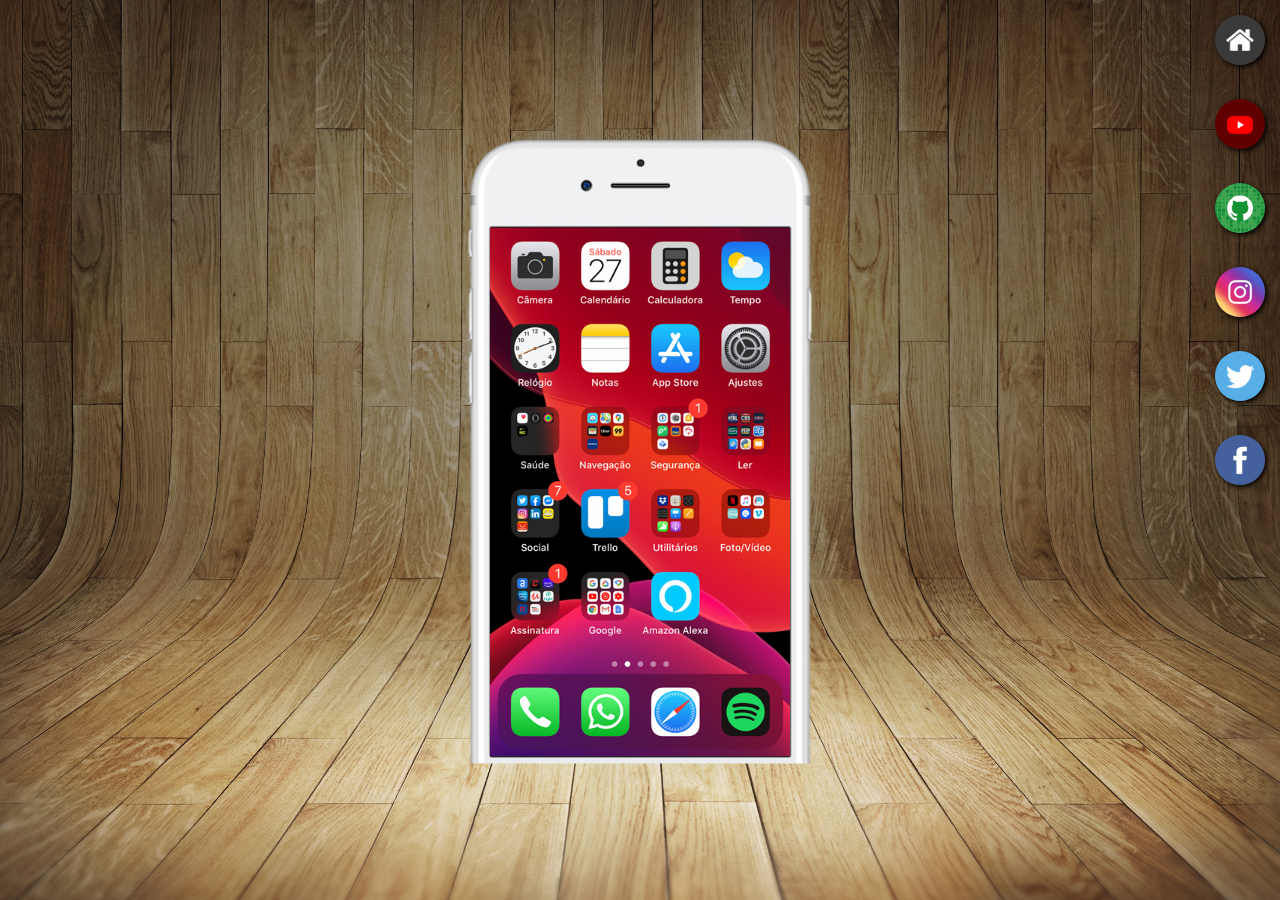
<file: index.html>
<!DOCTYPE html>
<html lang="pt-br">
<head>
    <meta charset="UTF-8">
    <meta name="viewport" content="width=device-width, initial-scale=1.0">
    <title>Projeto Redes Sociais</title>
    <link rel="shortcut icon" href="favicon.ico" type="image/x-icon">
    <link rel="stylesheet" href="estilos/style.css">
</head>
<body>
    <main>
        <section id="celular">
            <iframe src="home.html" frameborder="0" name="tela" id="tela">

            </iframe>
        </section>
        <section id="redes-sociais">
            <a href="home.html" target="tela"><img src="imagens/logo-home.jpg" alt="logo home"></a> <br>
            <a href="youtube.html" target="tela"><img src="imagens/logo-youtube.jpg" alt="YouTube"></a> <br>
            <a href="github.html" target="tela"><img src="imagens/logo-github.jpg" alt="GitHub"></a> <br>
            <a href="instagram.html" target="tela"><img src="imagens/logo-instagram.jpg" alt="Instagram"></a> <br>
            <a href="twitter.html" target="tela"><img src="imagens/logo-twitter.jpg" alt="Twitter"></a> <br>
            <a href="facebook.html" target="tela"><img src="imagens/logo-facebook.jpg" alt="Facebook"></a>
        </section>
    </main>
</body>
</html>
</file>
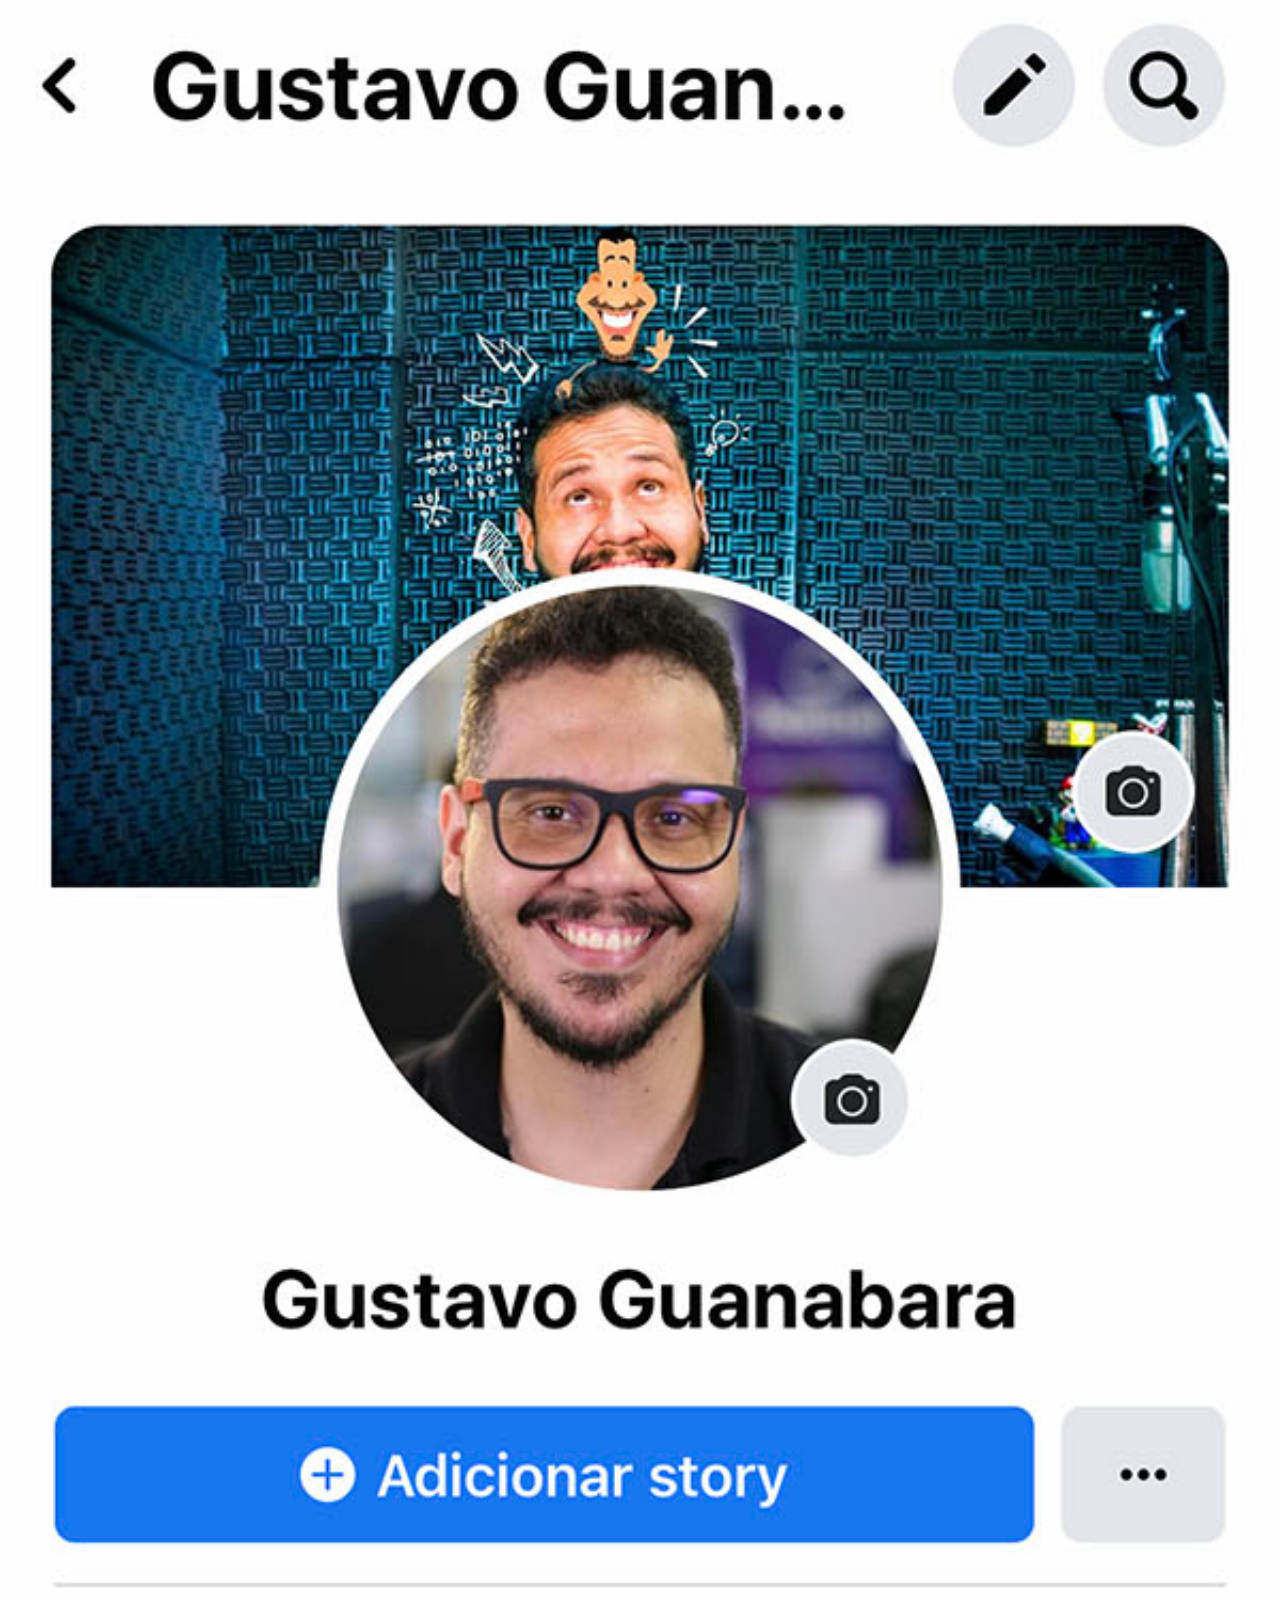
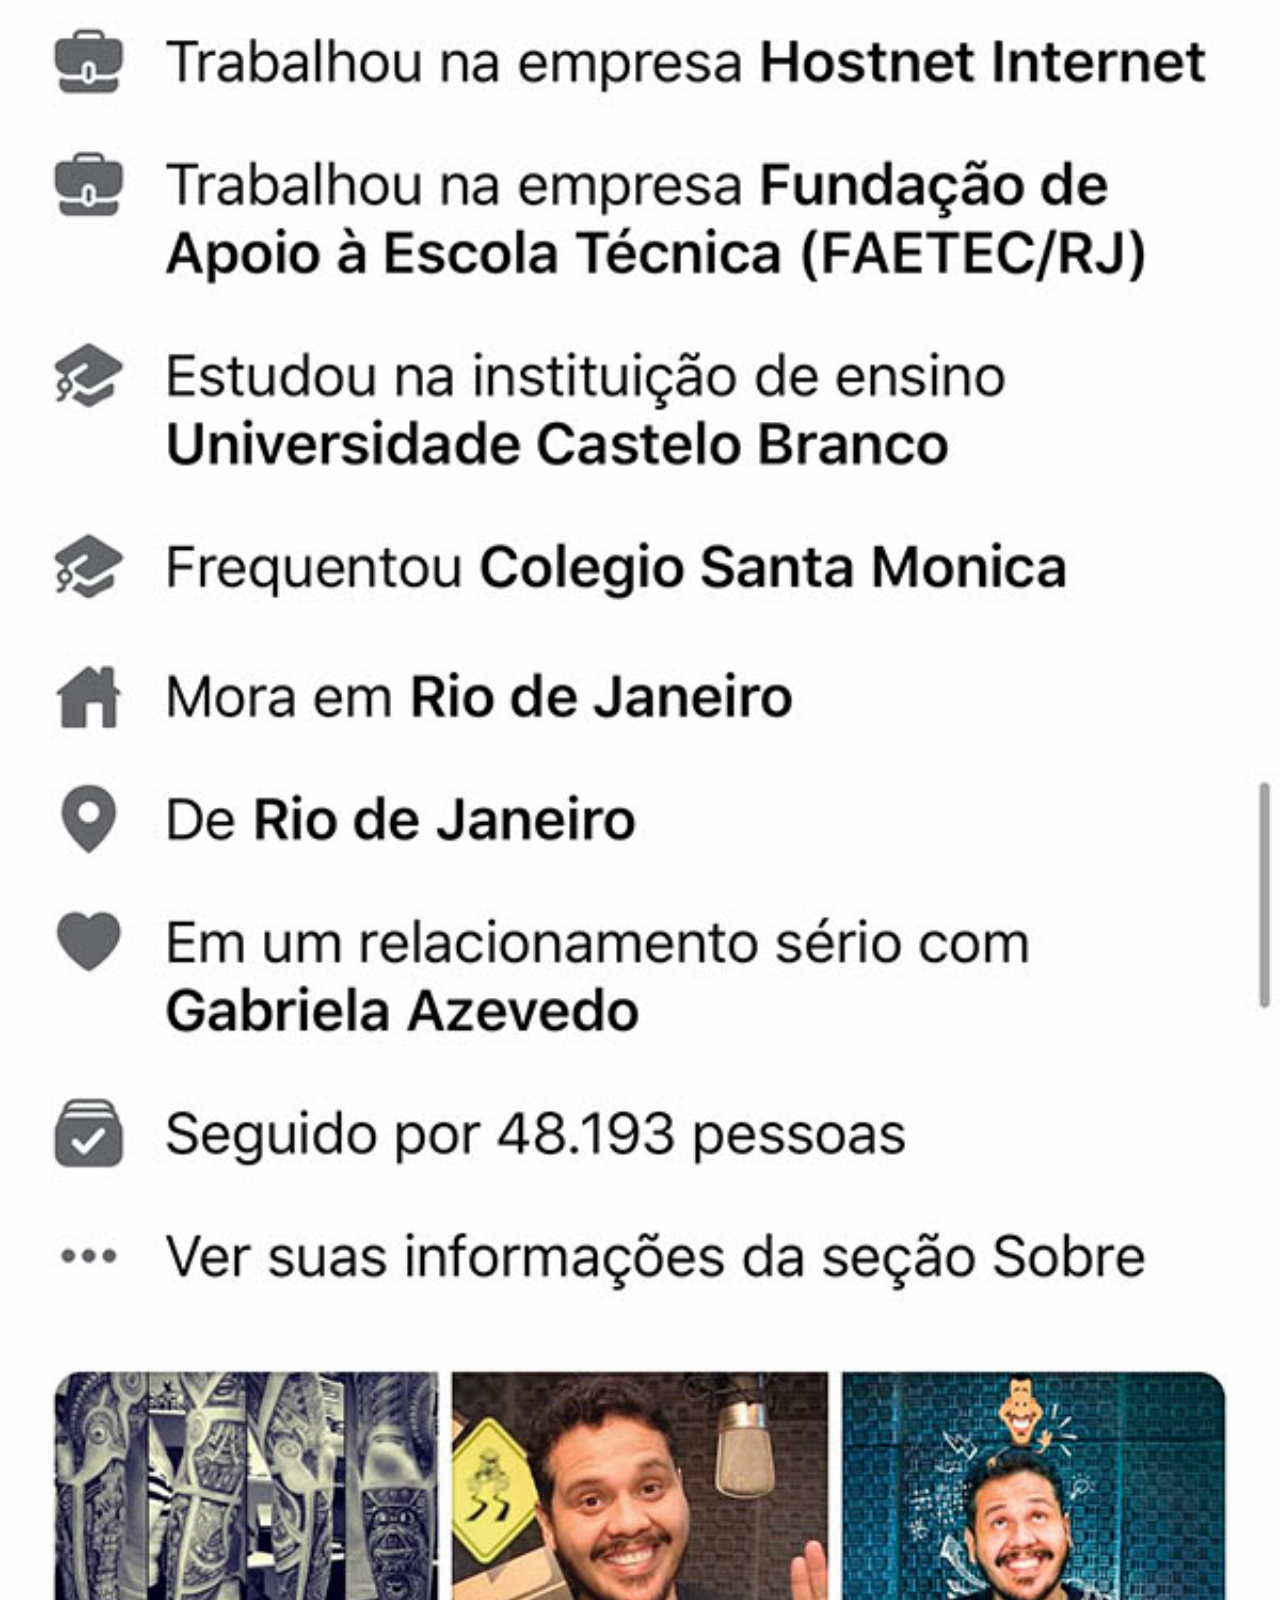
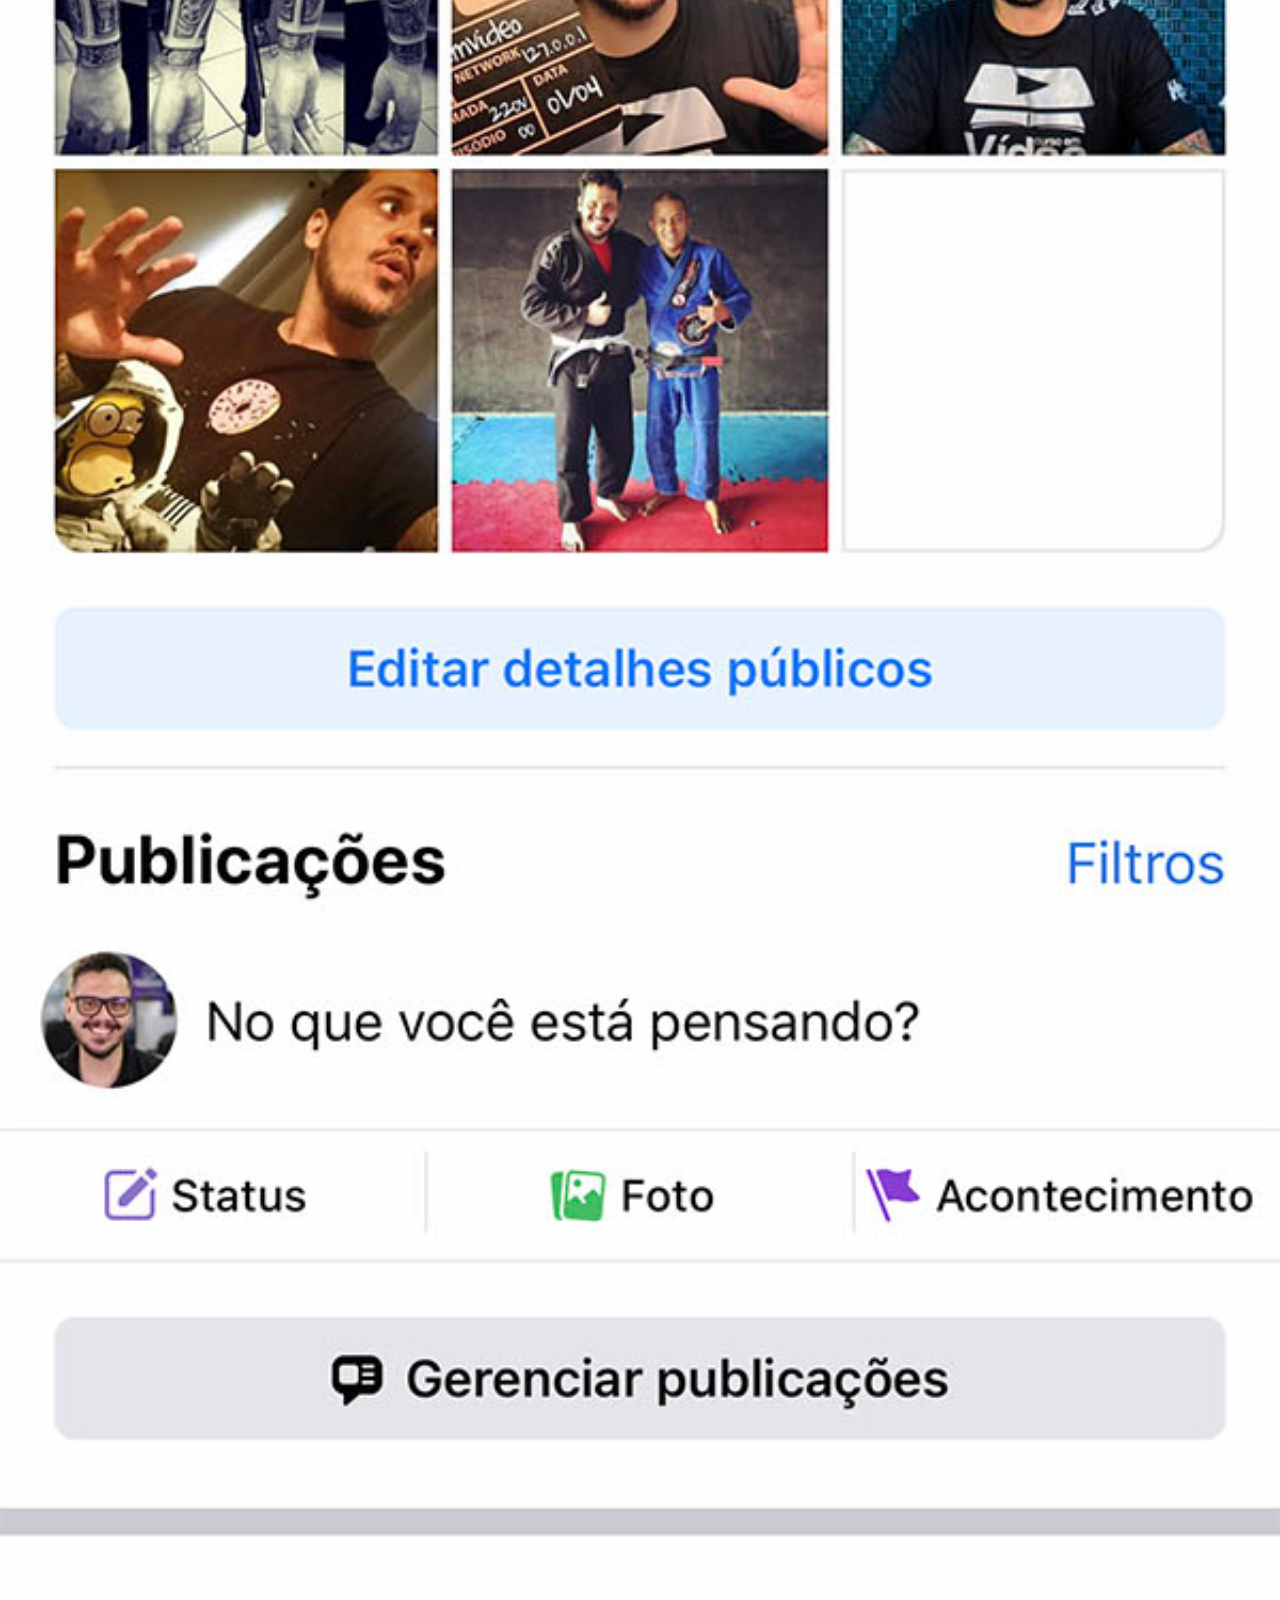
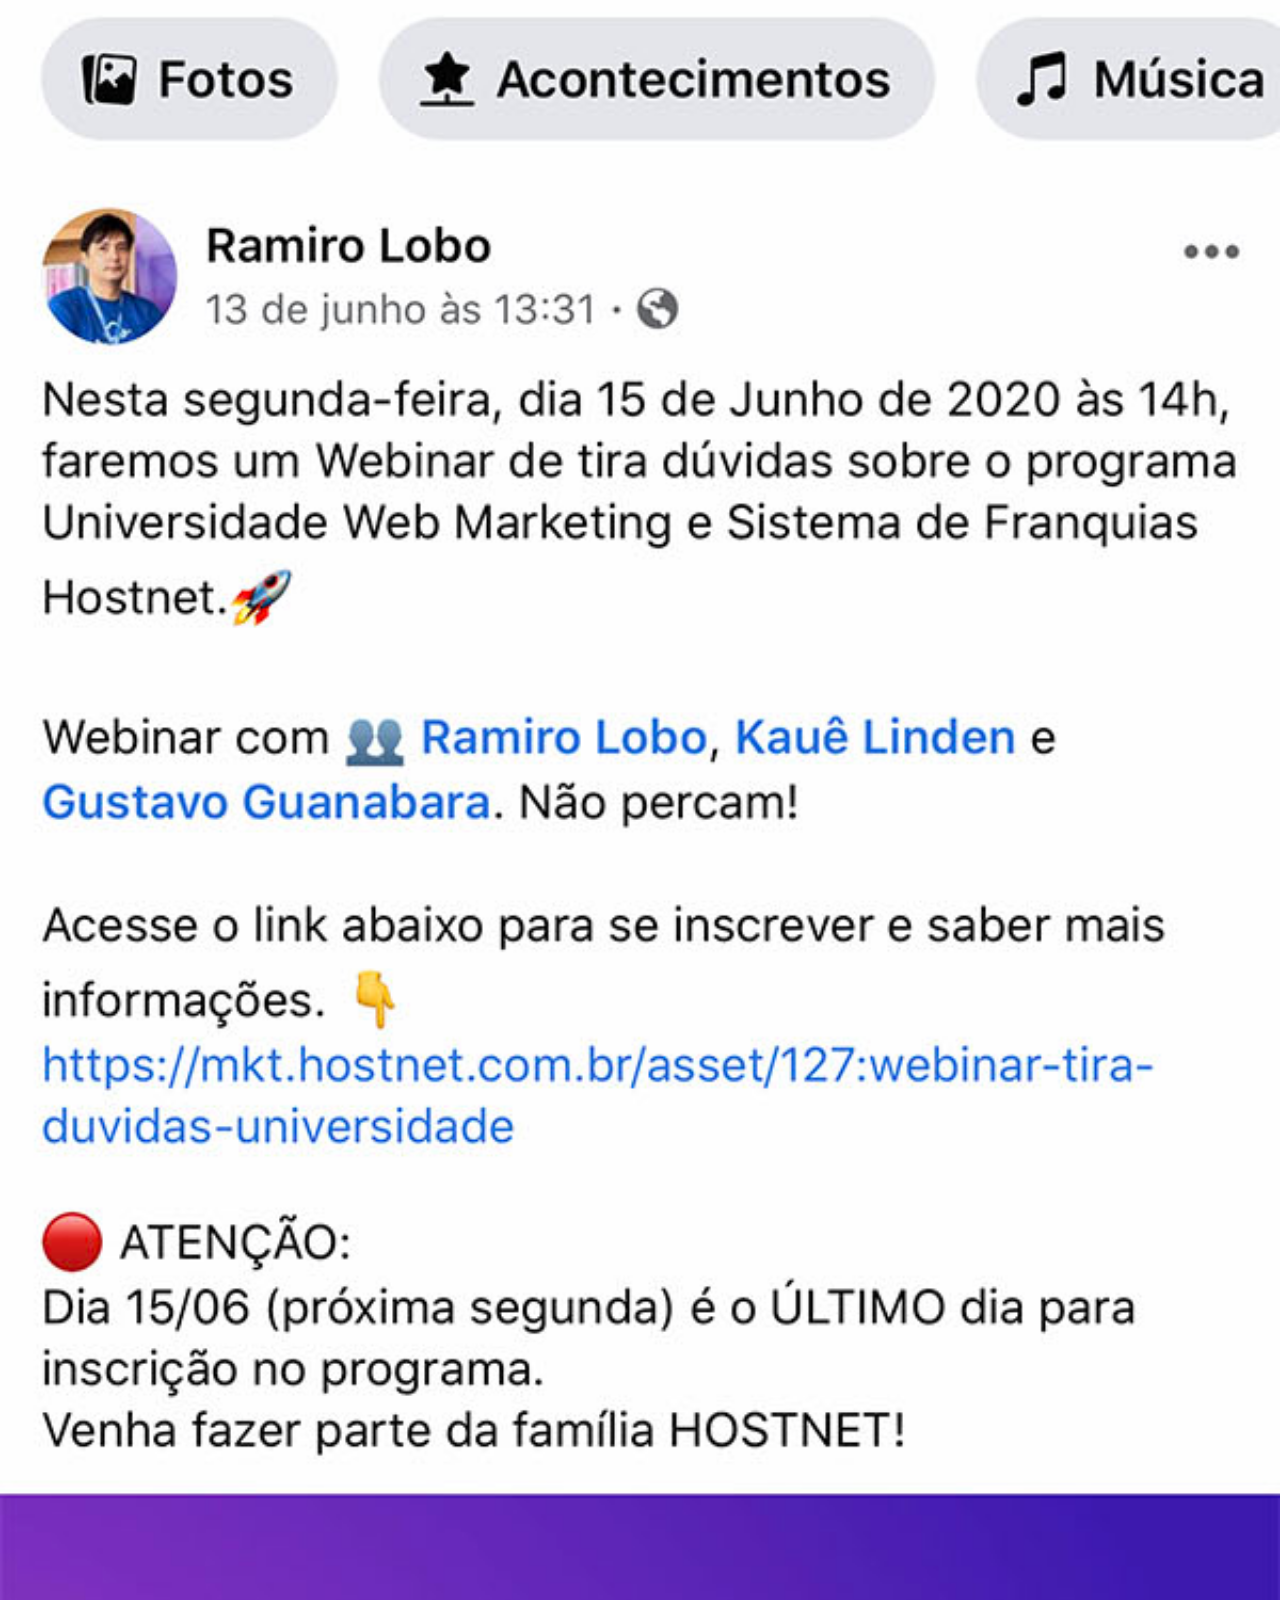
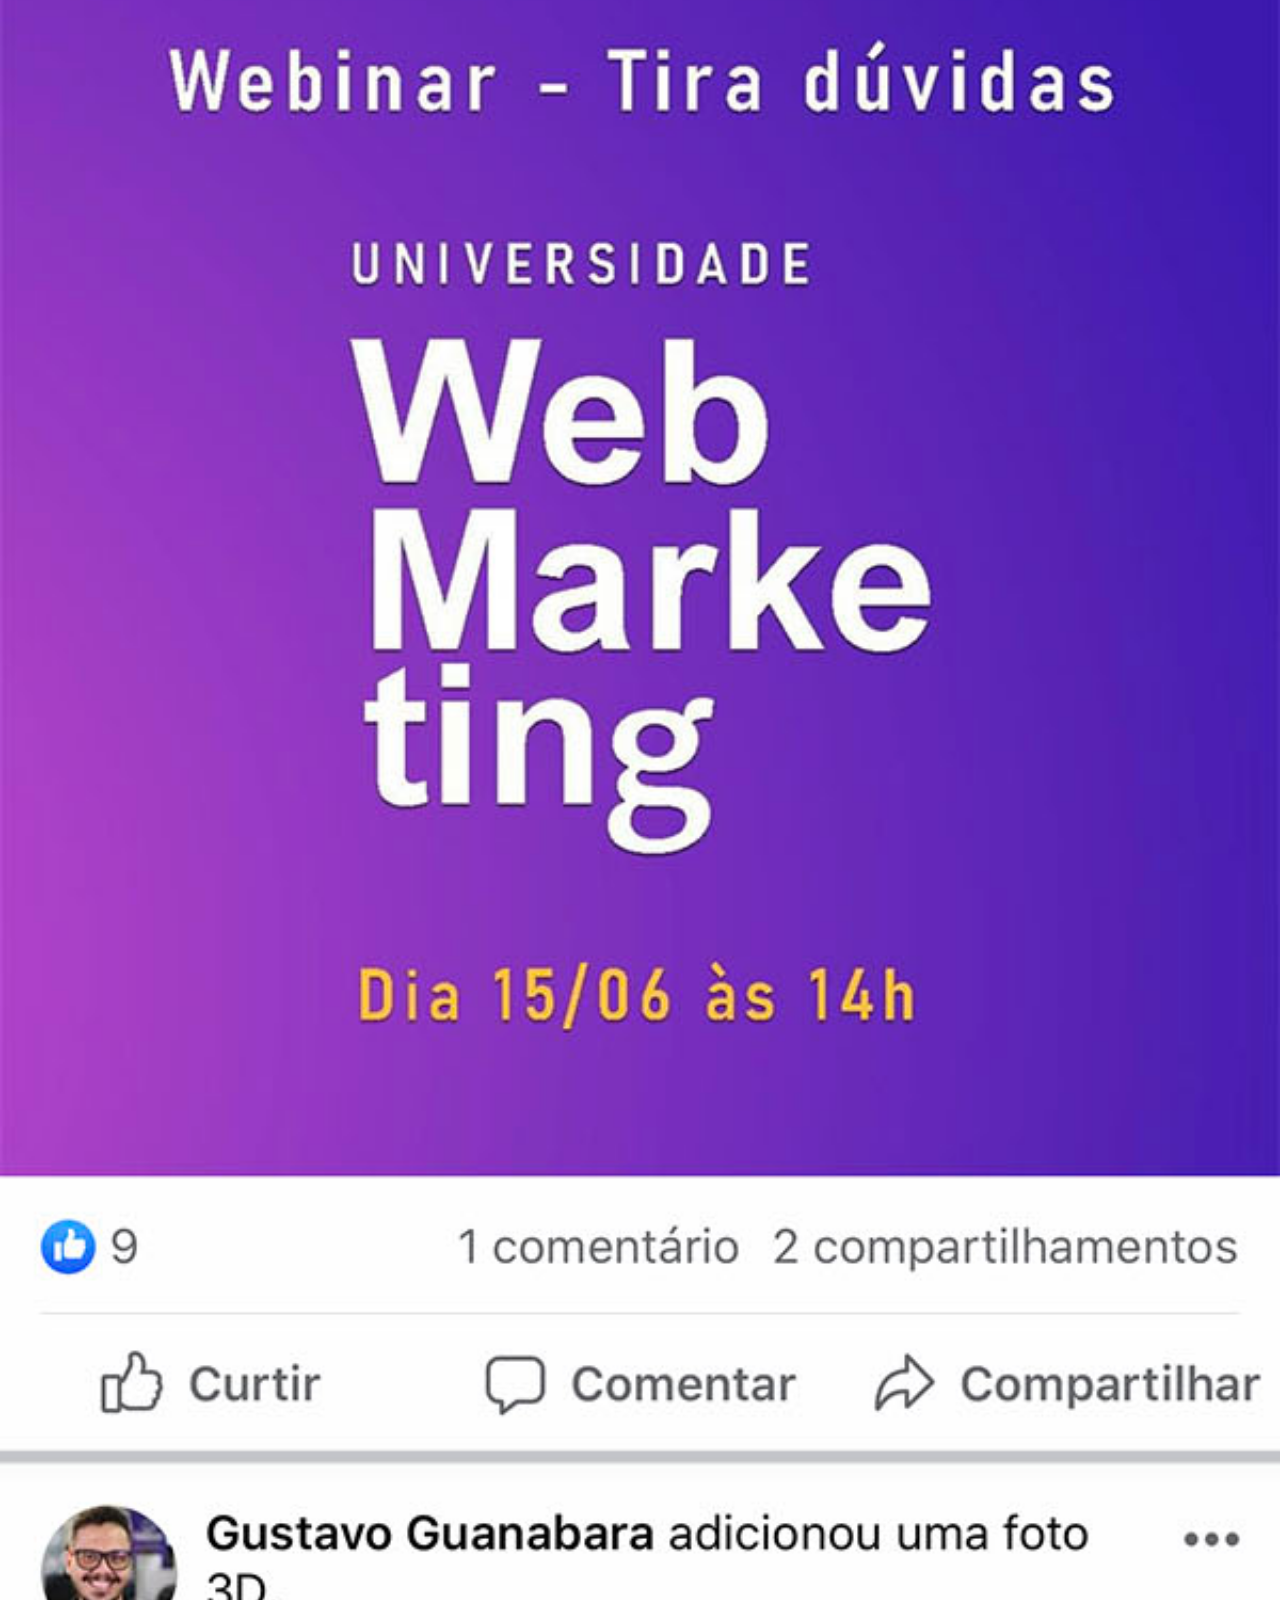
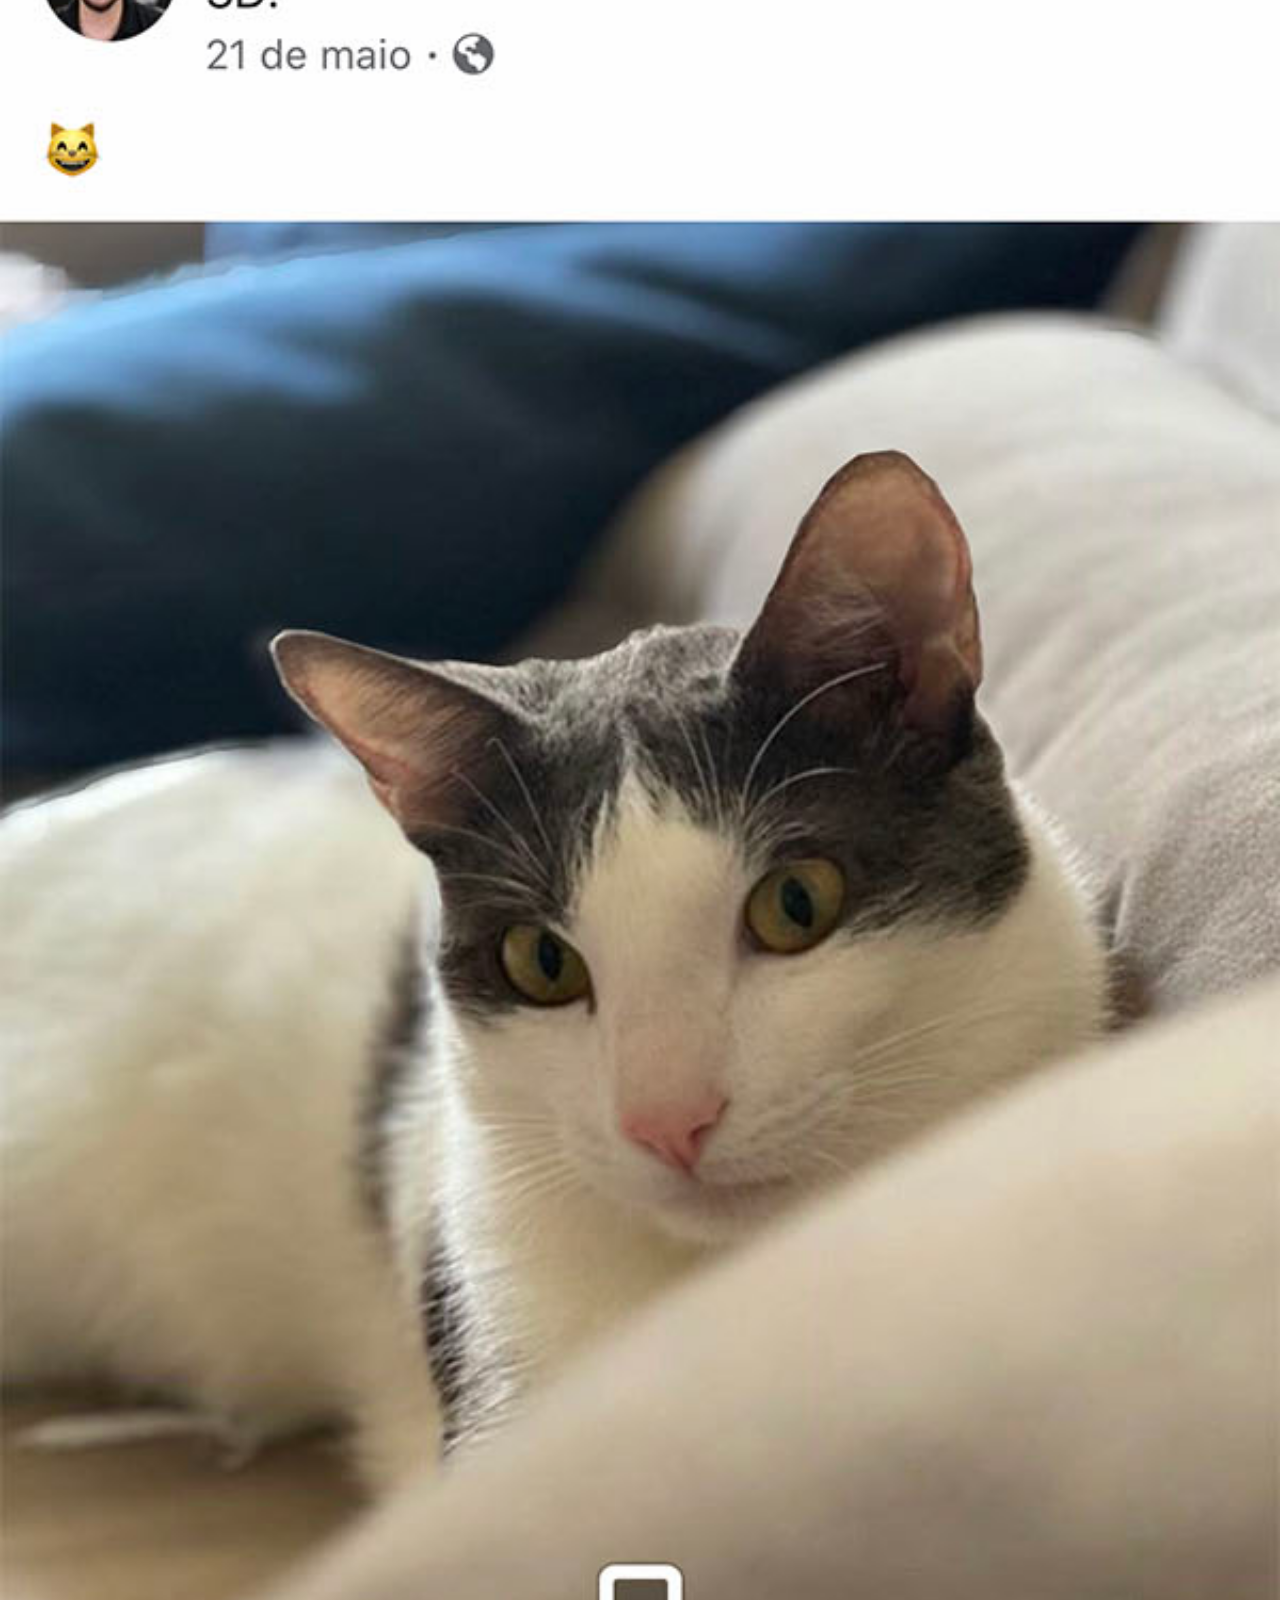
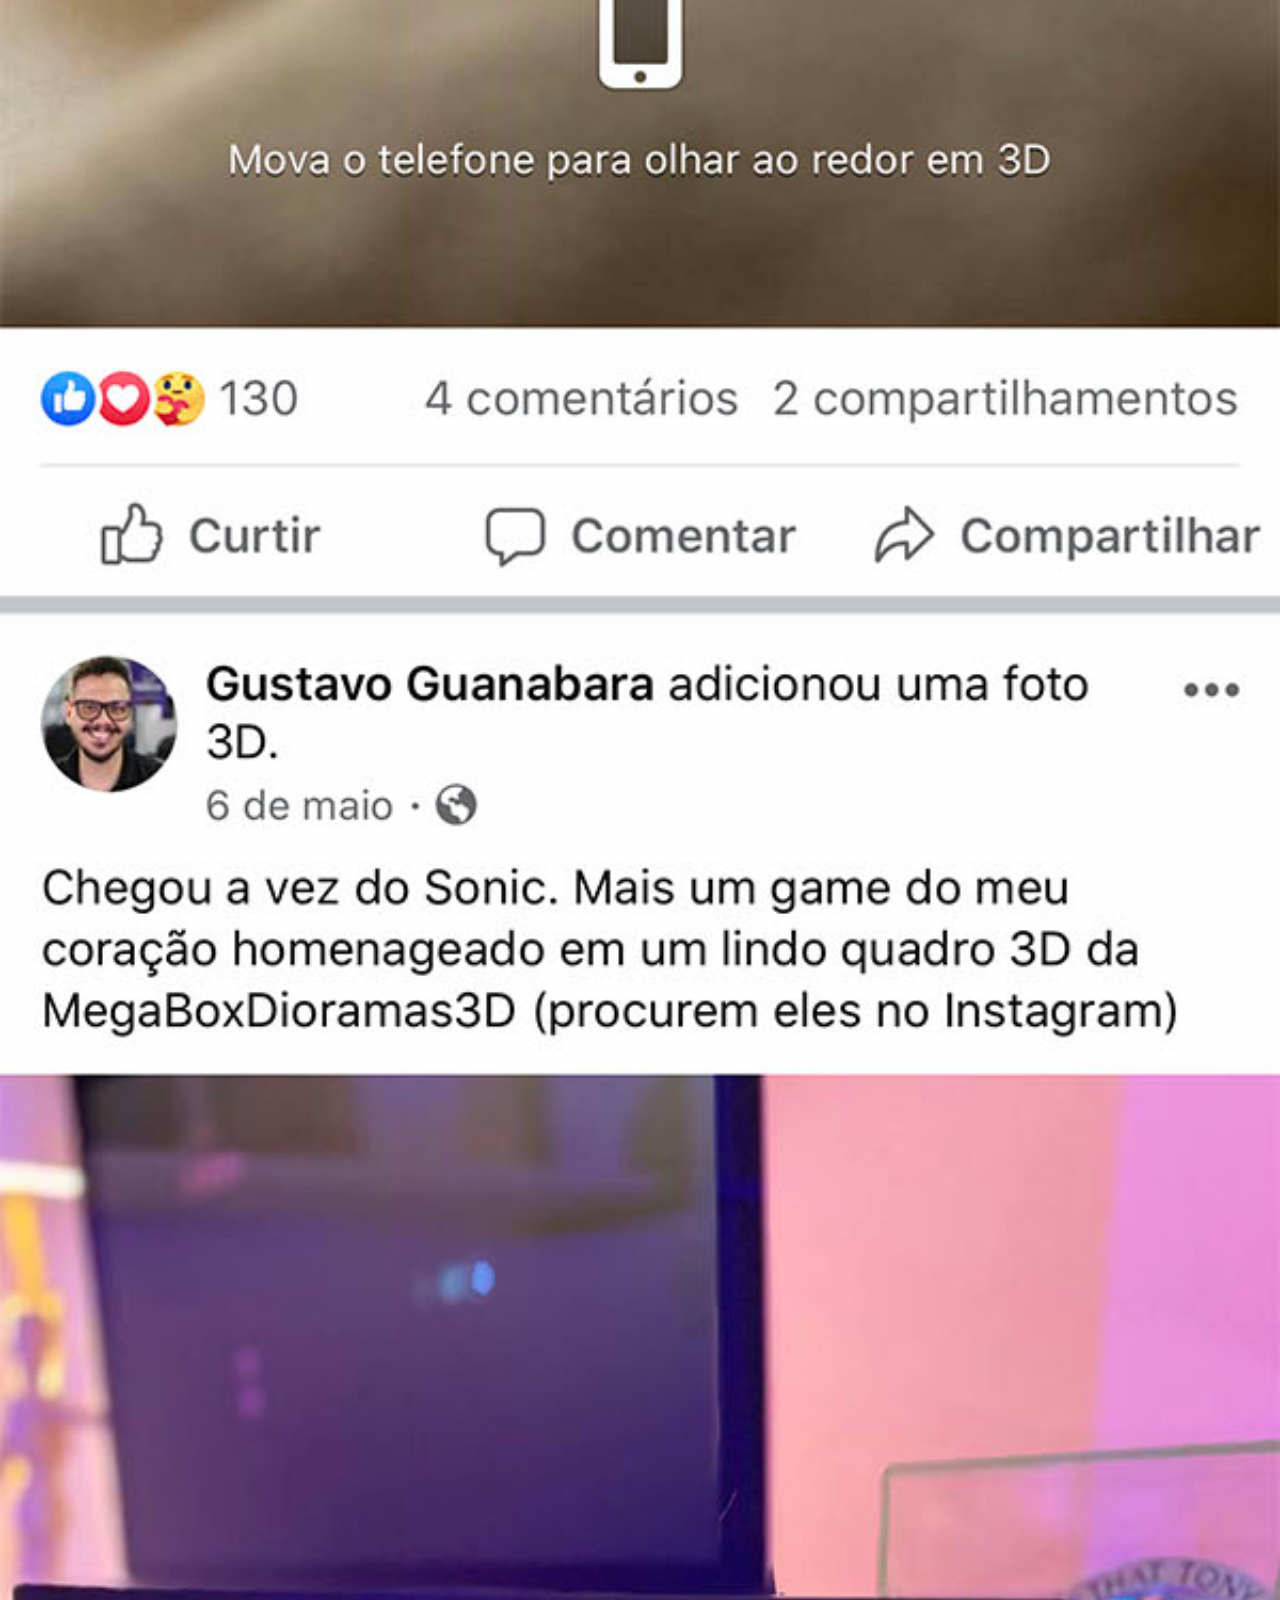
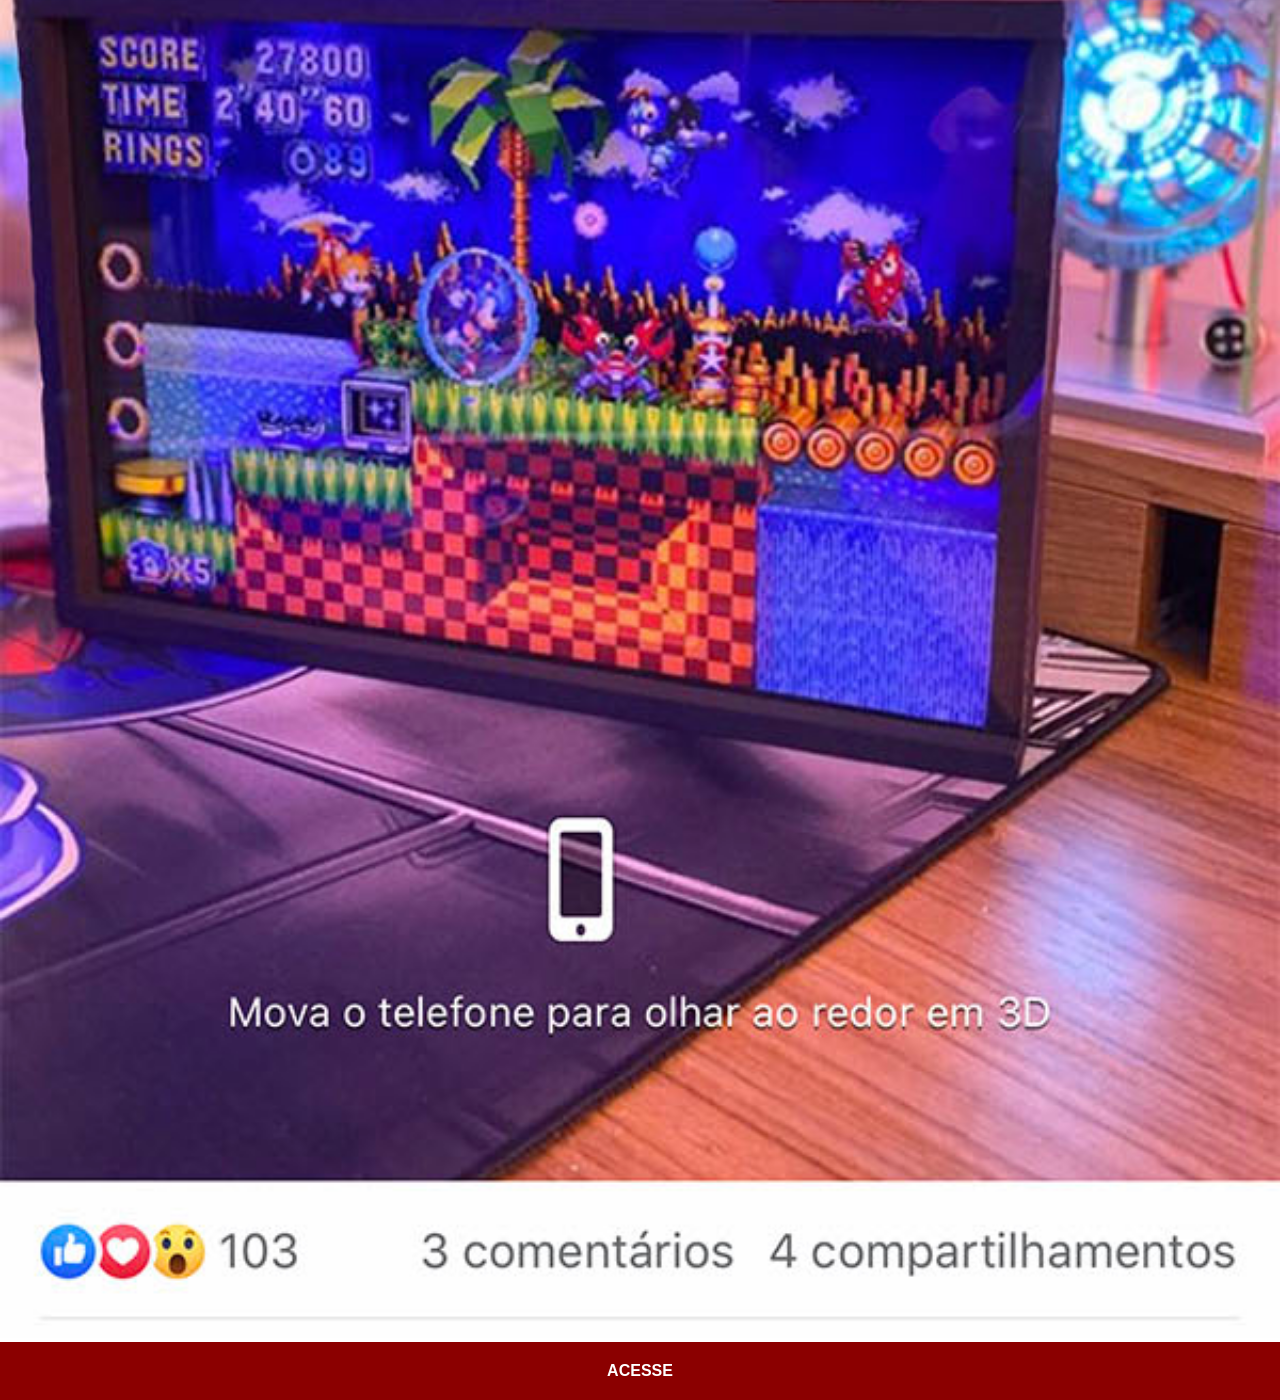
<file: facebook.html>
<!DOCTYPE html>
<html lang="pt-br">
<head>
    <meta charset="UTF-8">
    <meta name="viewport" content="width=device-width, initial-scale=1.0">
    <title>Facebook</title>
    <link rel="stylesheet" href="estilos/redes-sociais.css">
    <style>
        body {
            background-color: white;
        }
    </style>
</head>
<body>
    <img src="imagens/tela-facebook.jpg" alt="Facebook">
    <a href="#">ACESSE</a>
</body>
</html>
</file>
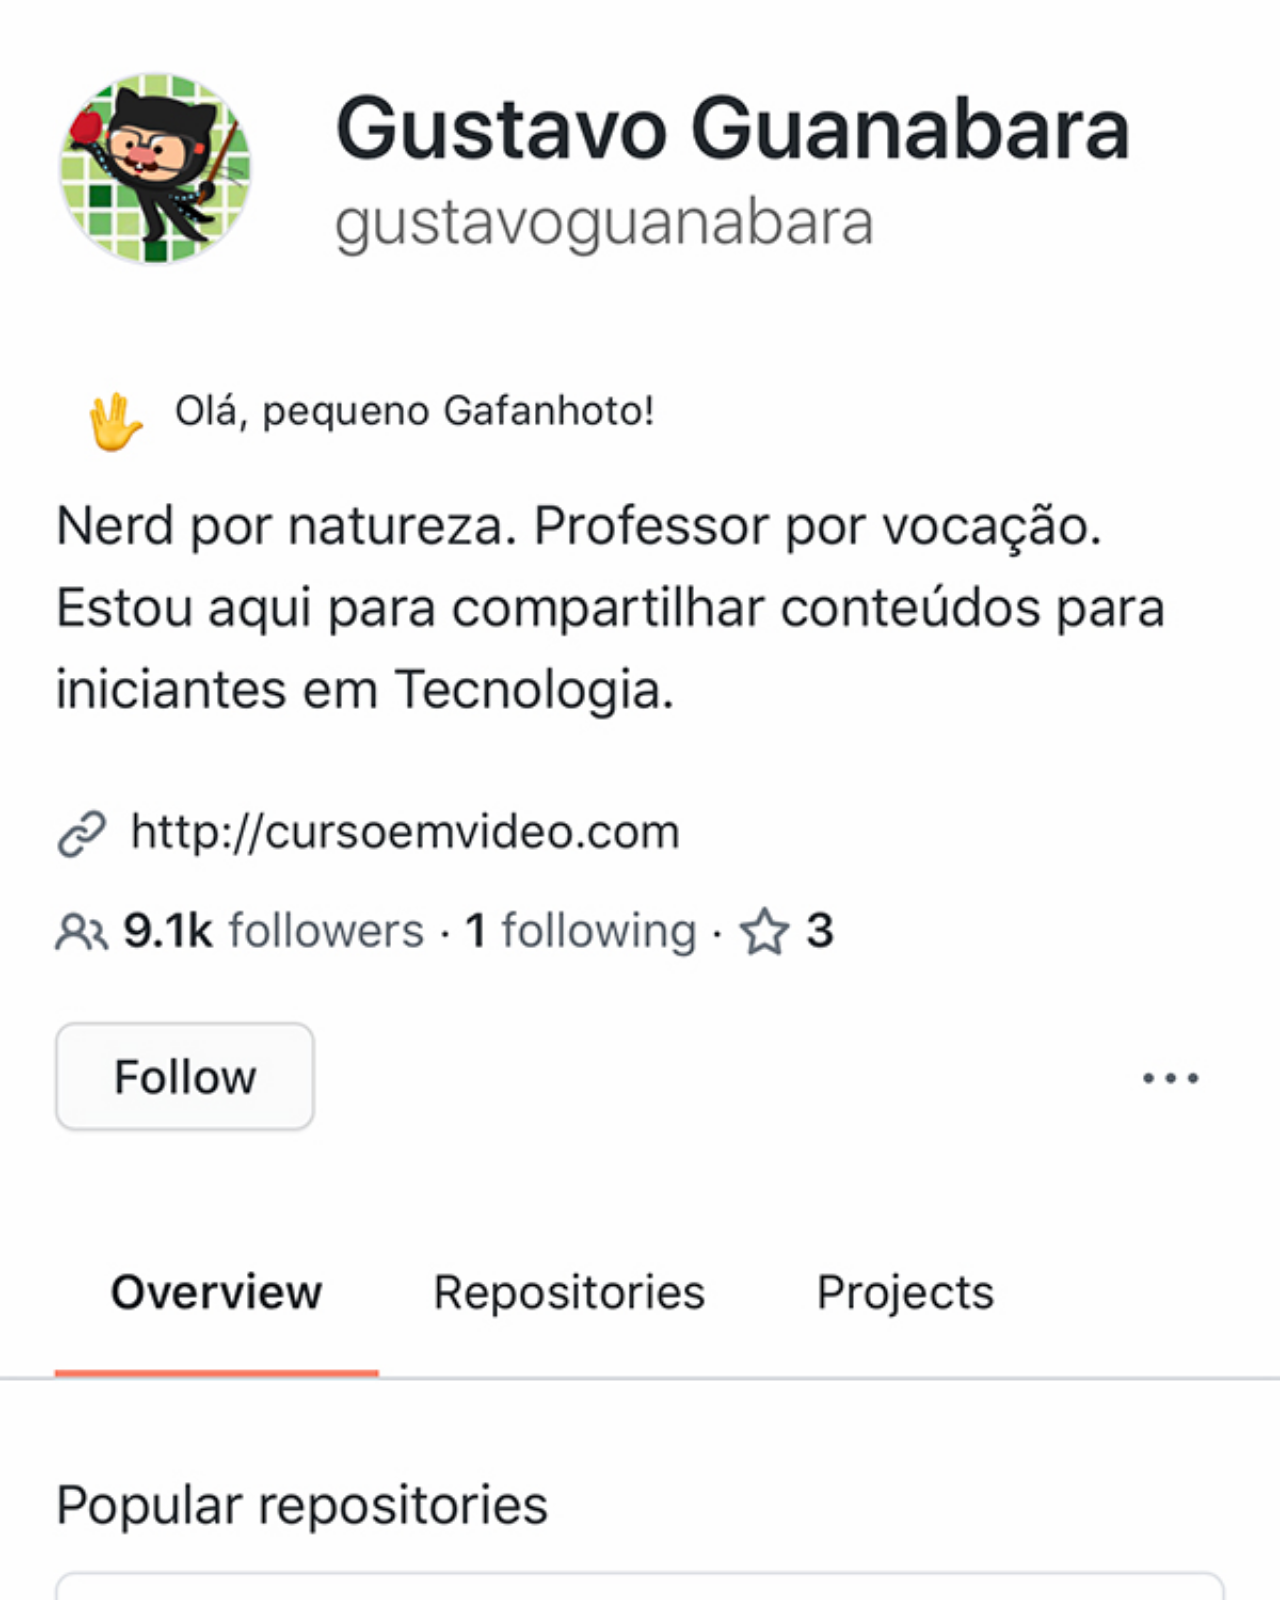
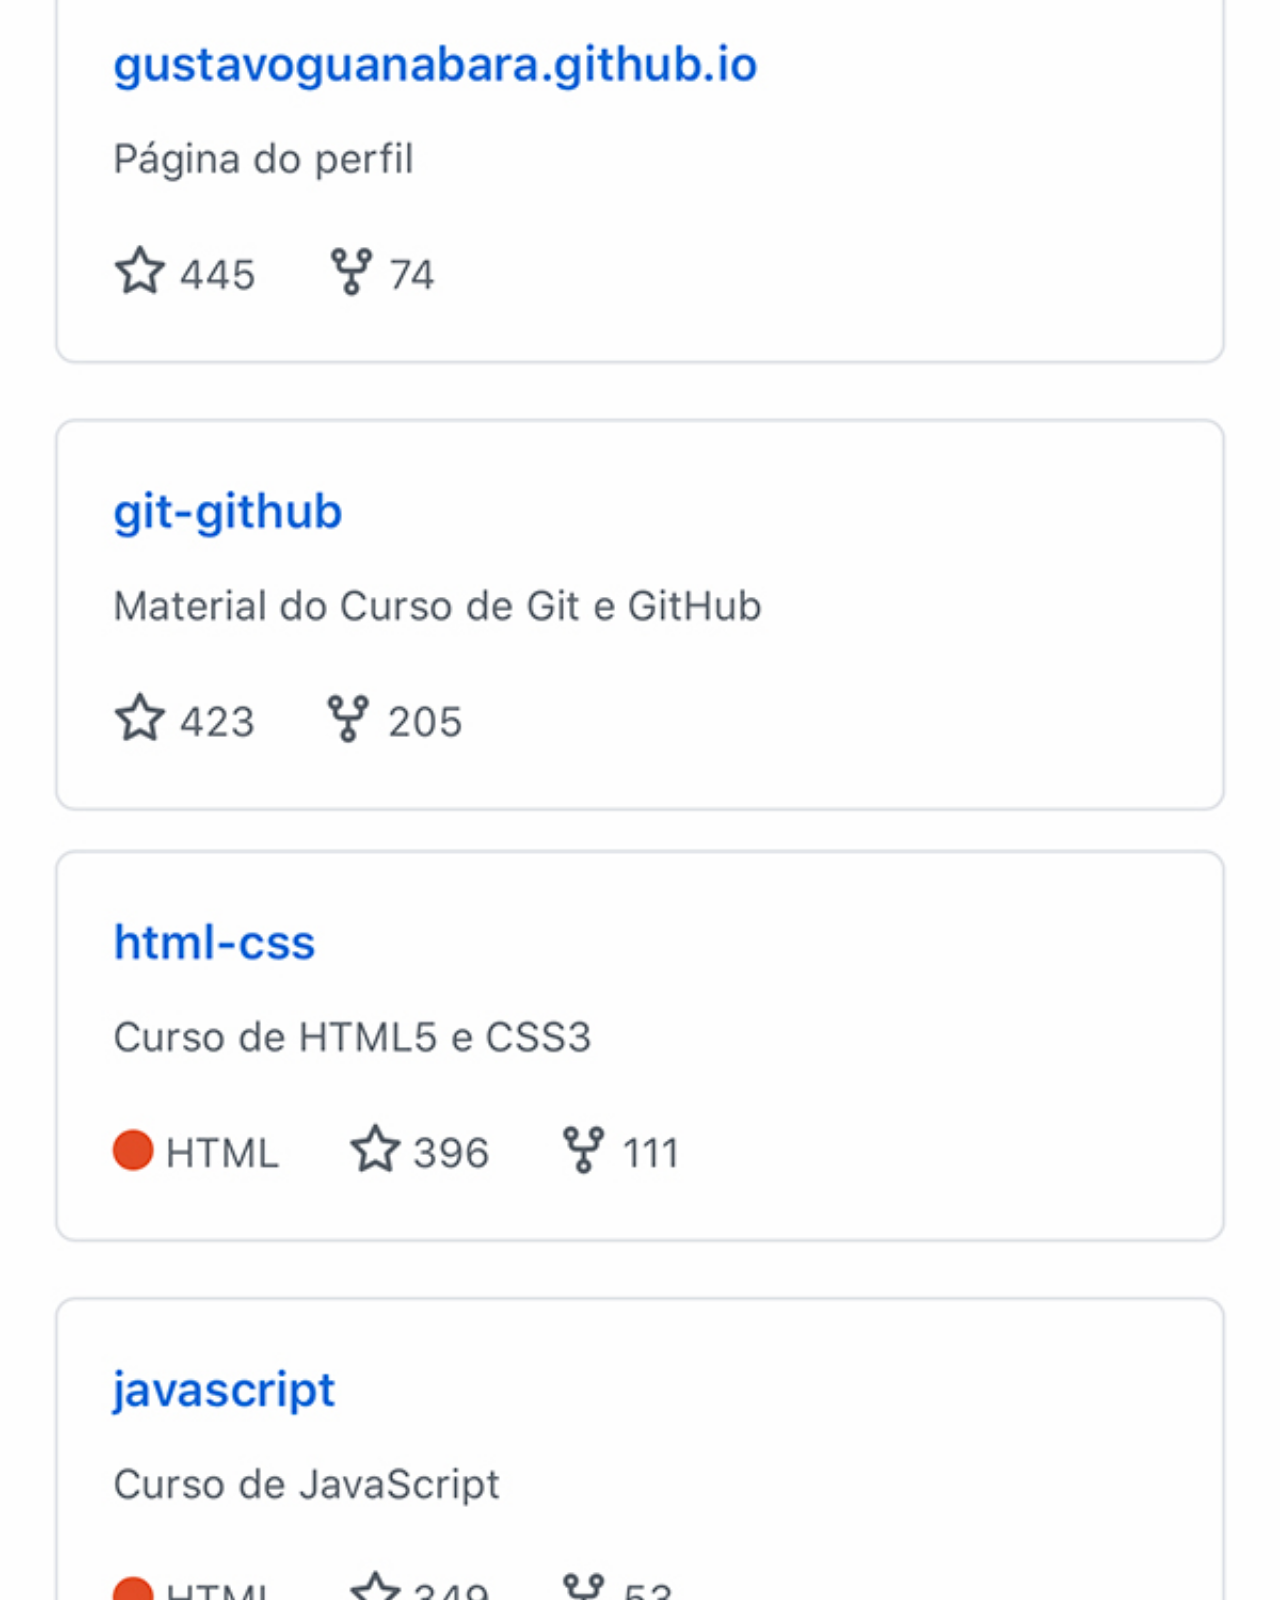
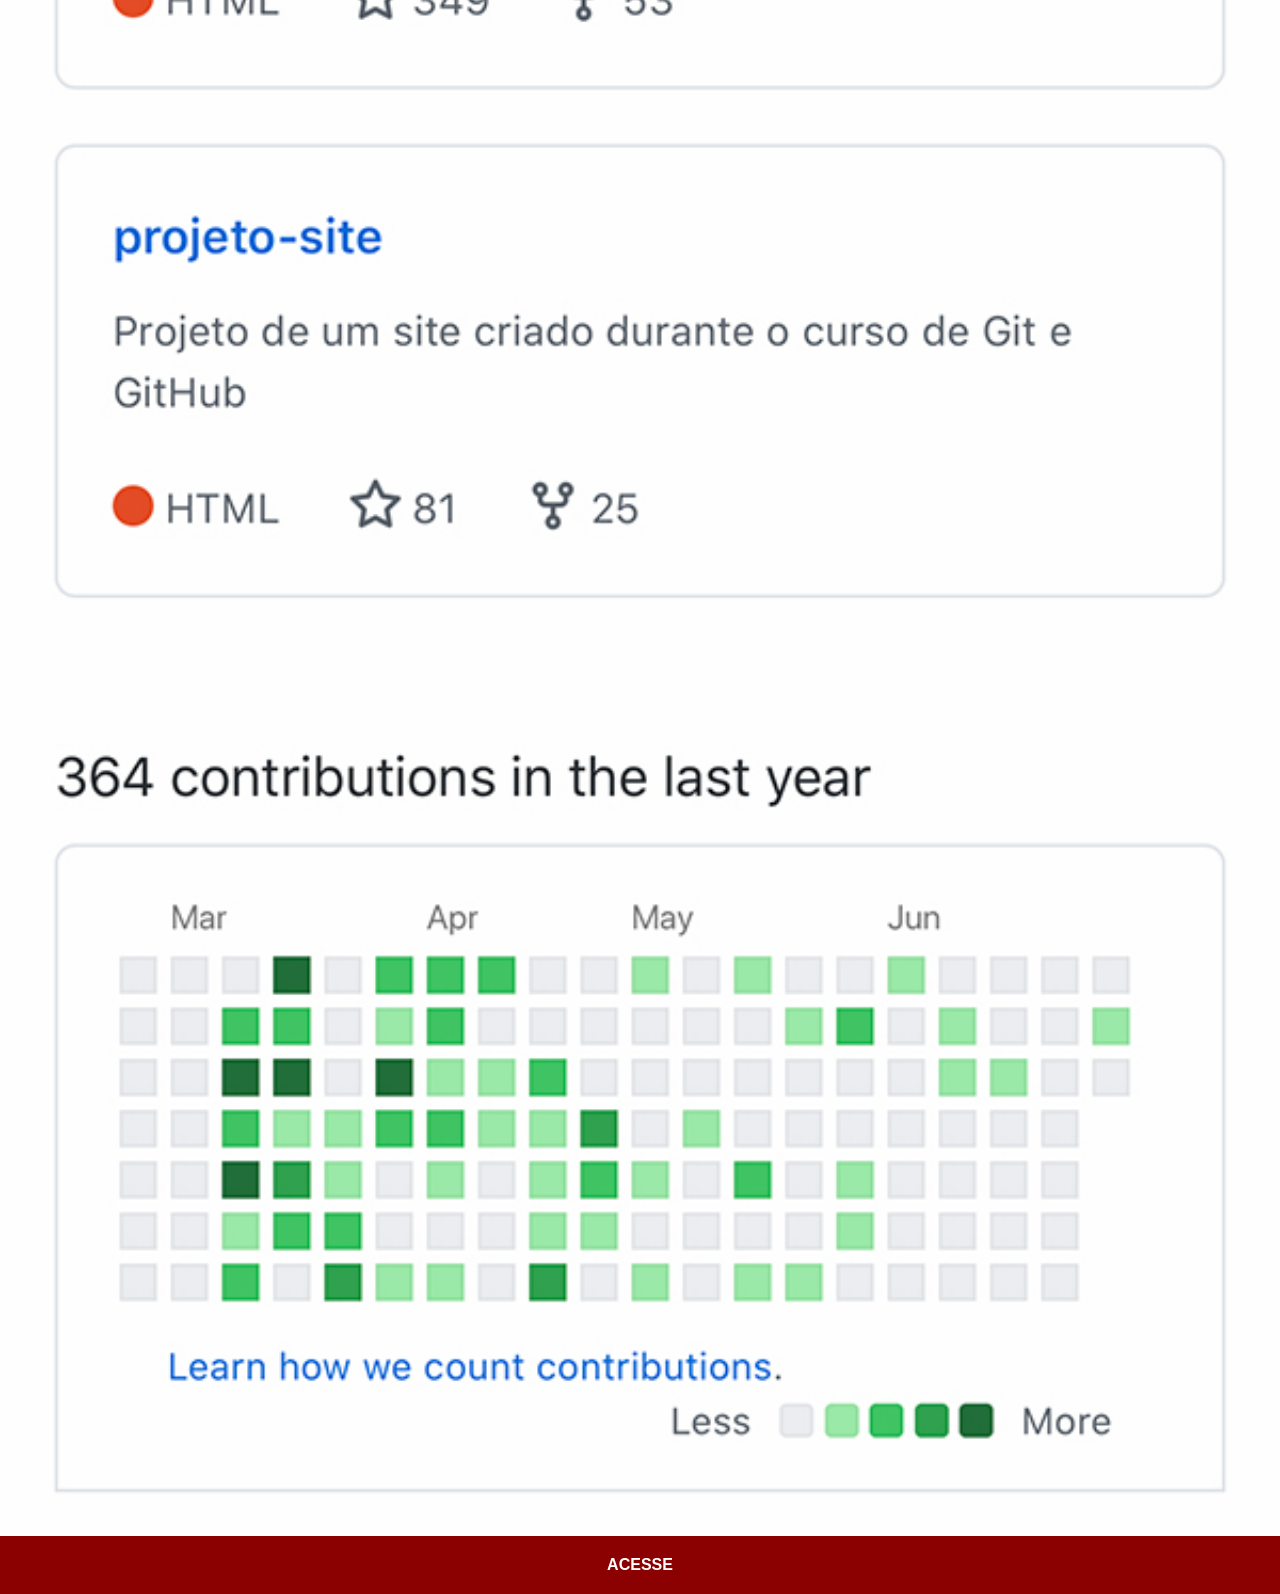
<file: github.html>
<!DOCTYPE html>
<html lang="pt-br">
<head>
    <meta charset="UTF-8">
    <meta name="viewport" content="width=device-width, initial-scale=1.0">
    <title>GitHub</title>
    <link rel="stylesheet" href="estilos/redes-sociais.css">
    <style>
        body {
            background-color: white;
        }
    </style>
</head>
<body>
    <img src="imagens/tela-github.jpg" alt="GitHub">
    <a href="#">ACESSE</a>
</body>
</html>
</file>
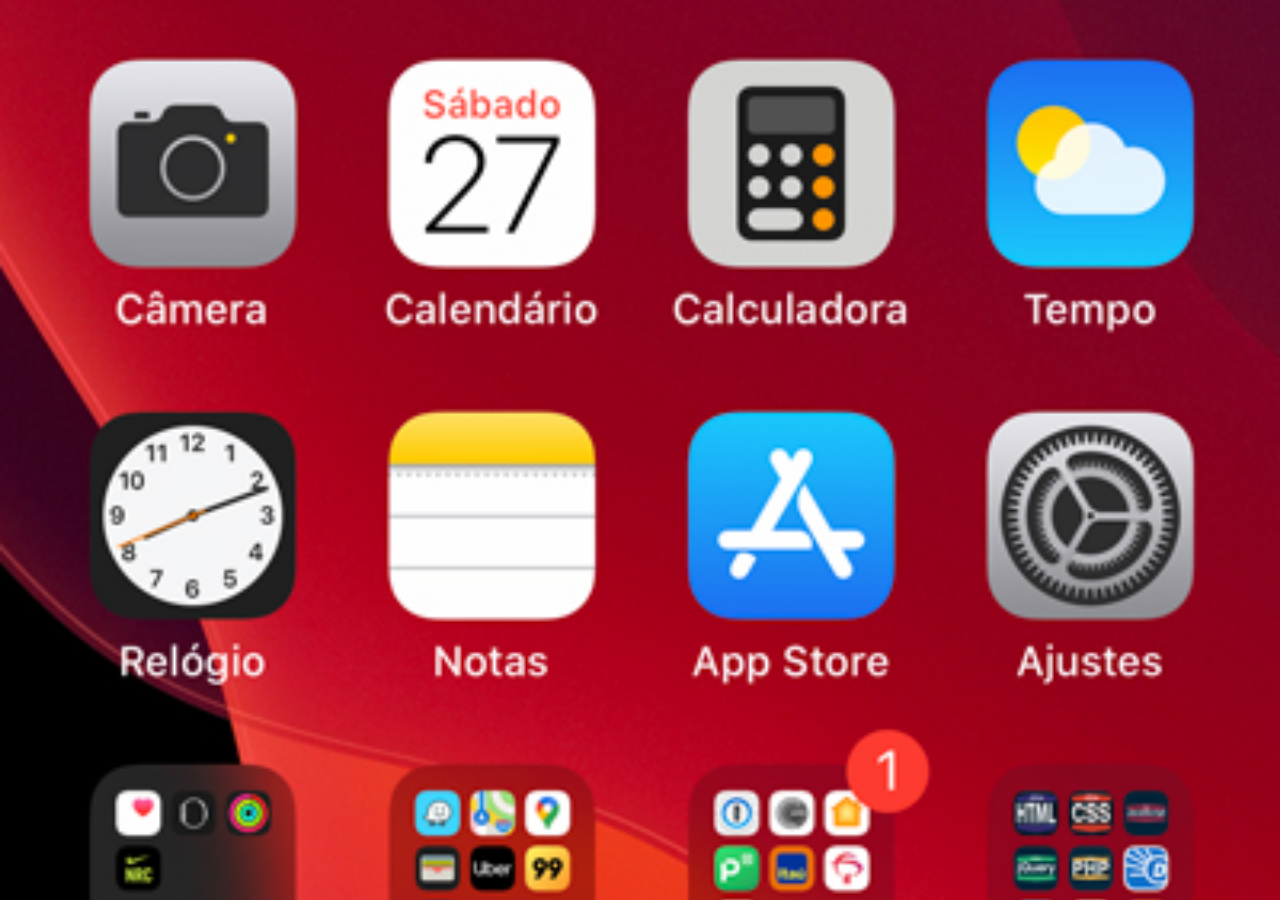
<file: home.html>
<!DOCTYPE html>
<html lang="pt-br">
<head>
    <meta charset="UTF-8">
    <meta name="viewport" content="width=device-width, initial-scale=1.0">
    <title>home</title>
    <style>
        * {
            margin: 0px;
            padding: 0px;
        }

        body {
            width: 100vw;
            height: 100vh;
            background: black url(imagens/tela-home.jpg) no-repeat top center;
            background-size: cover;
        }
    </style>
</head>
<body>
    
</body>
</html>
</file>
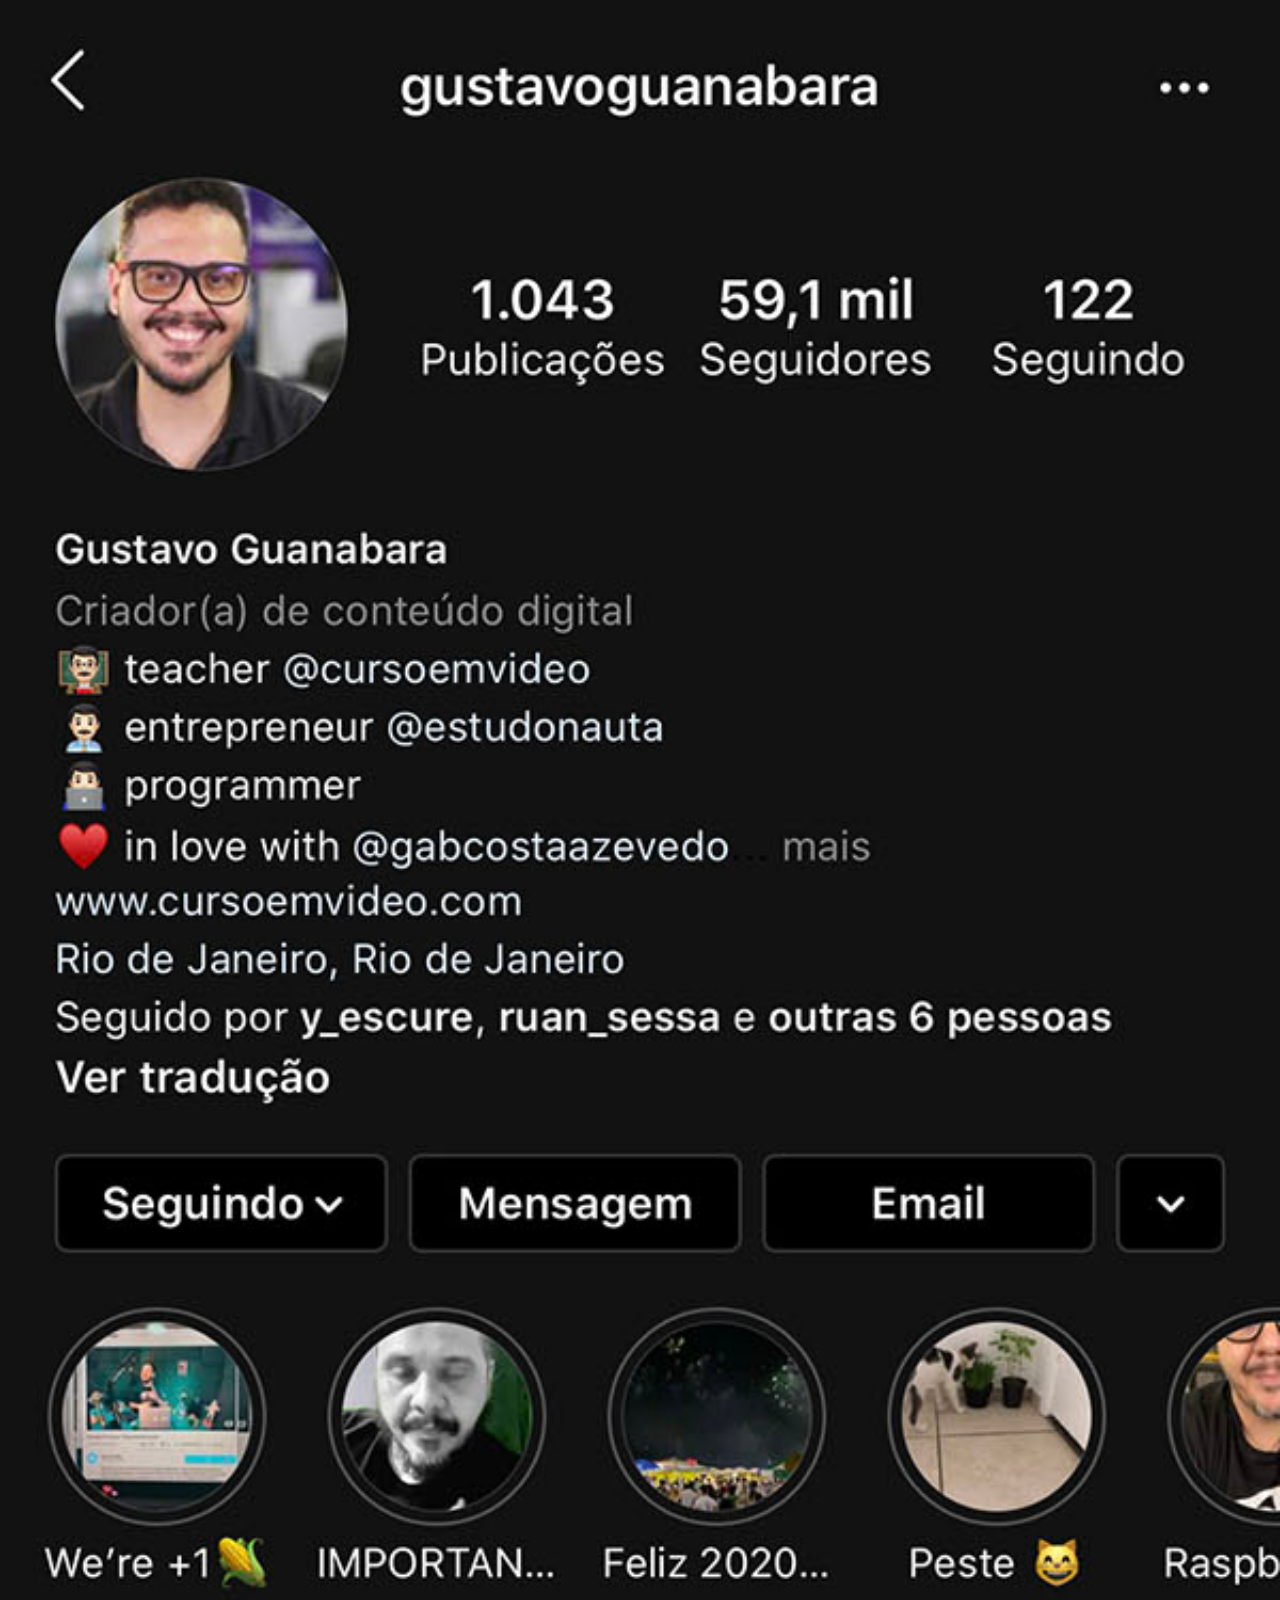
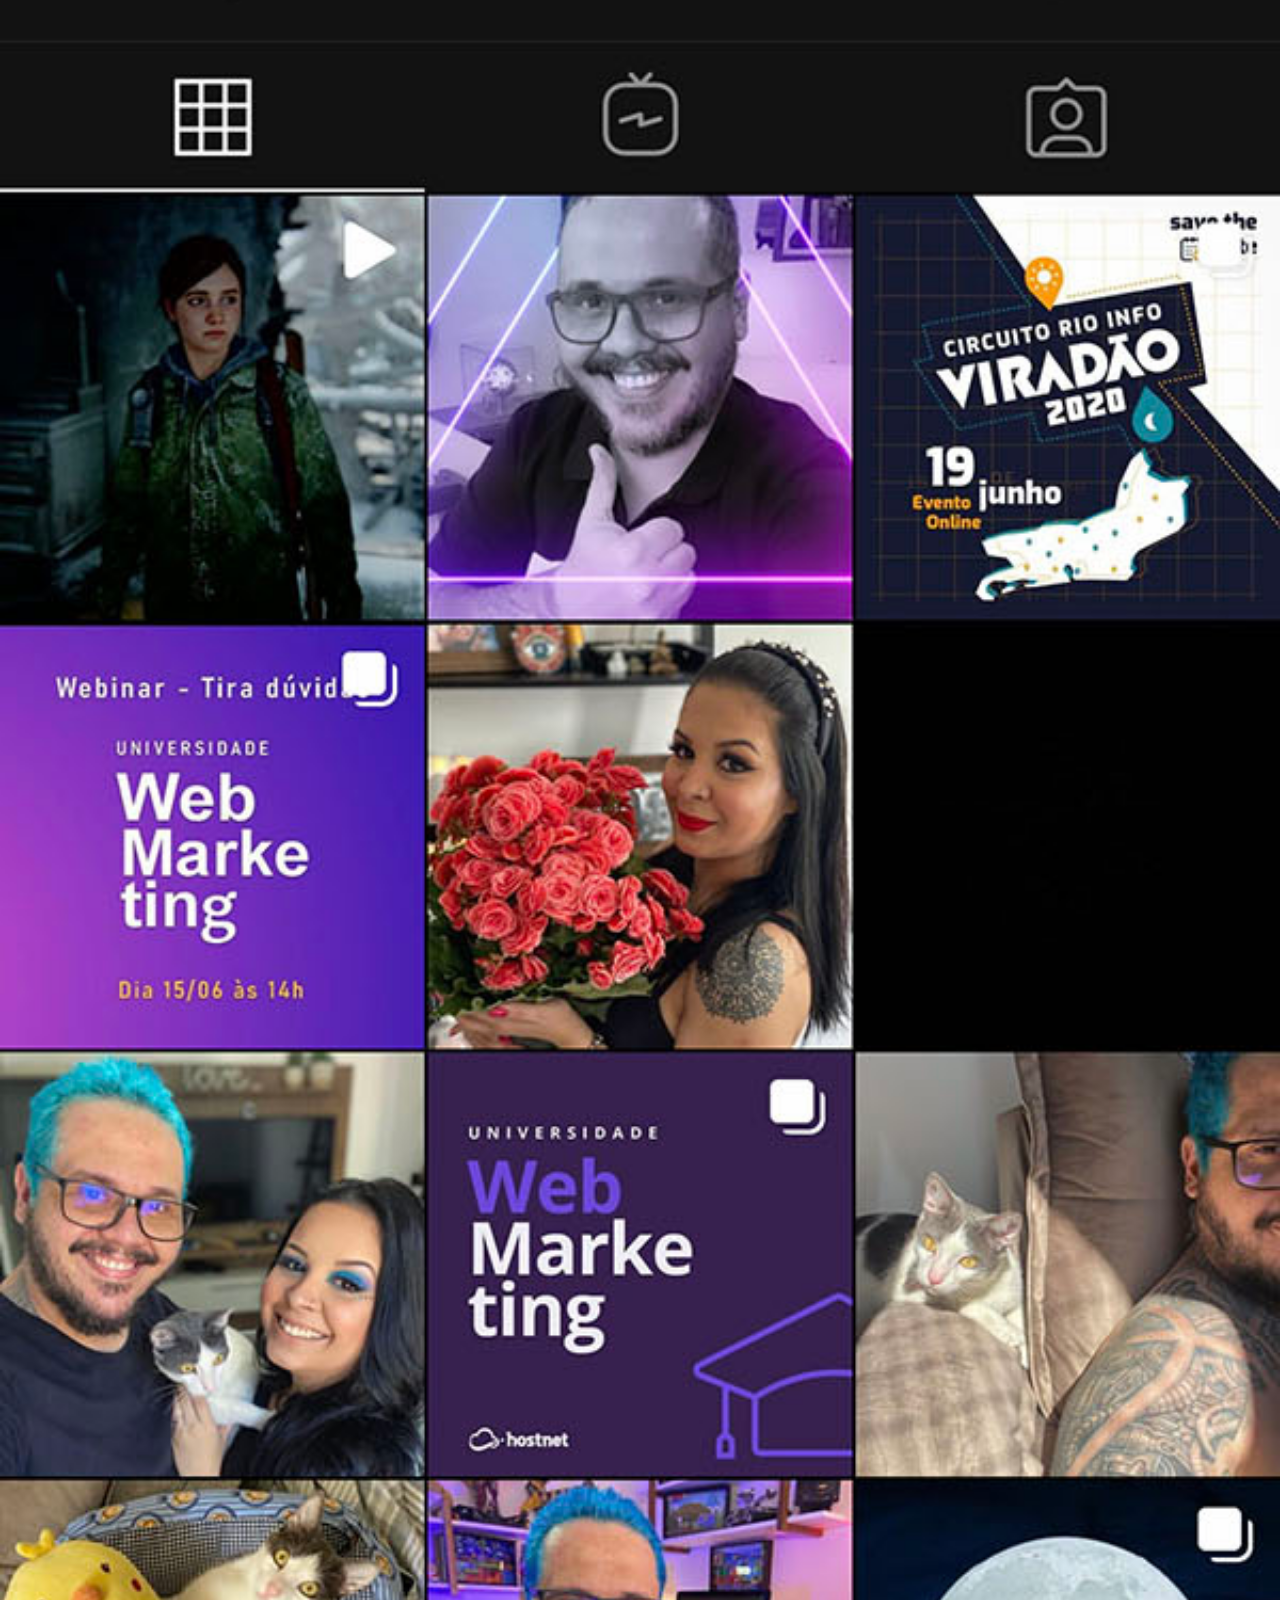
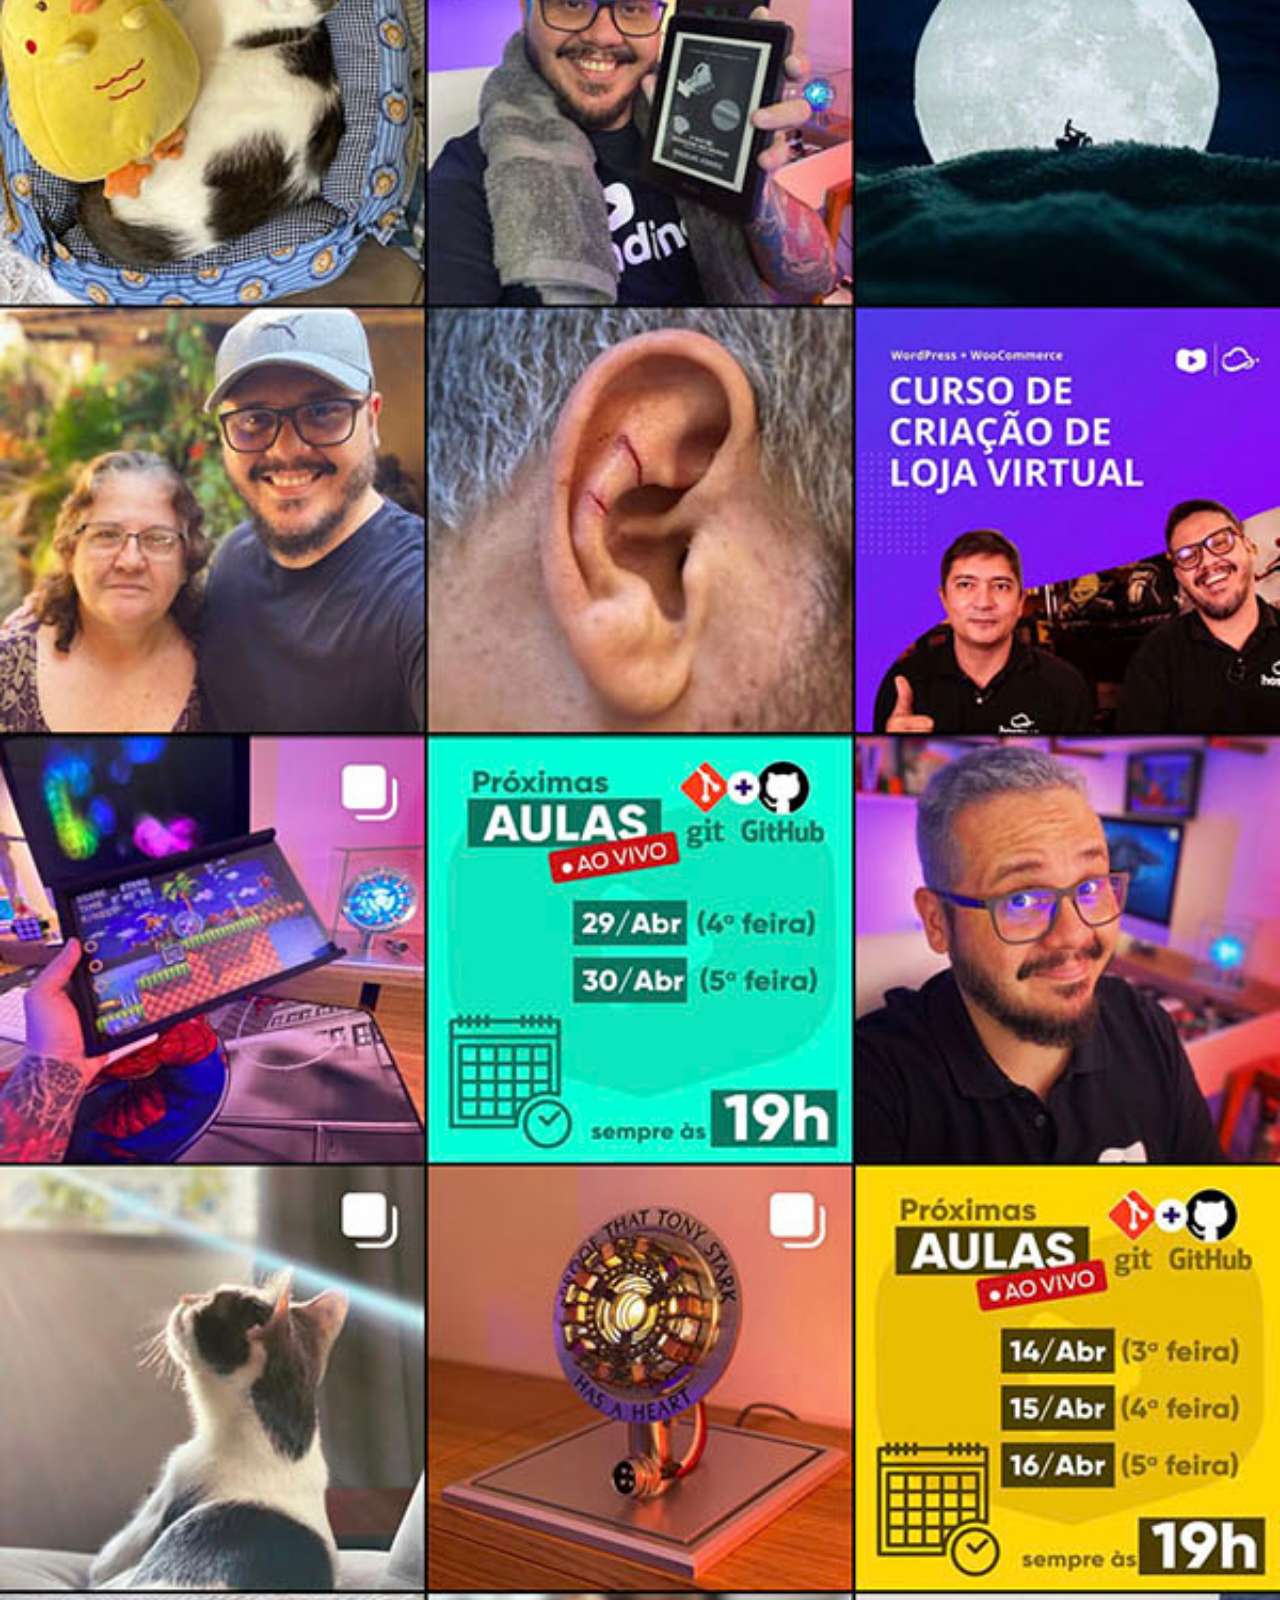
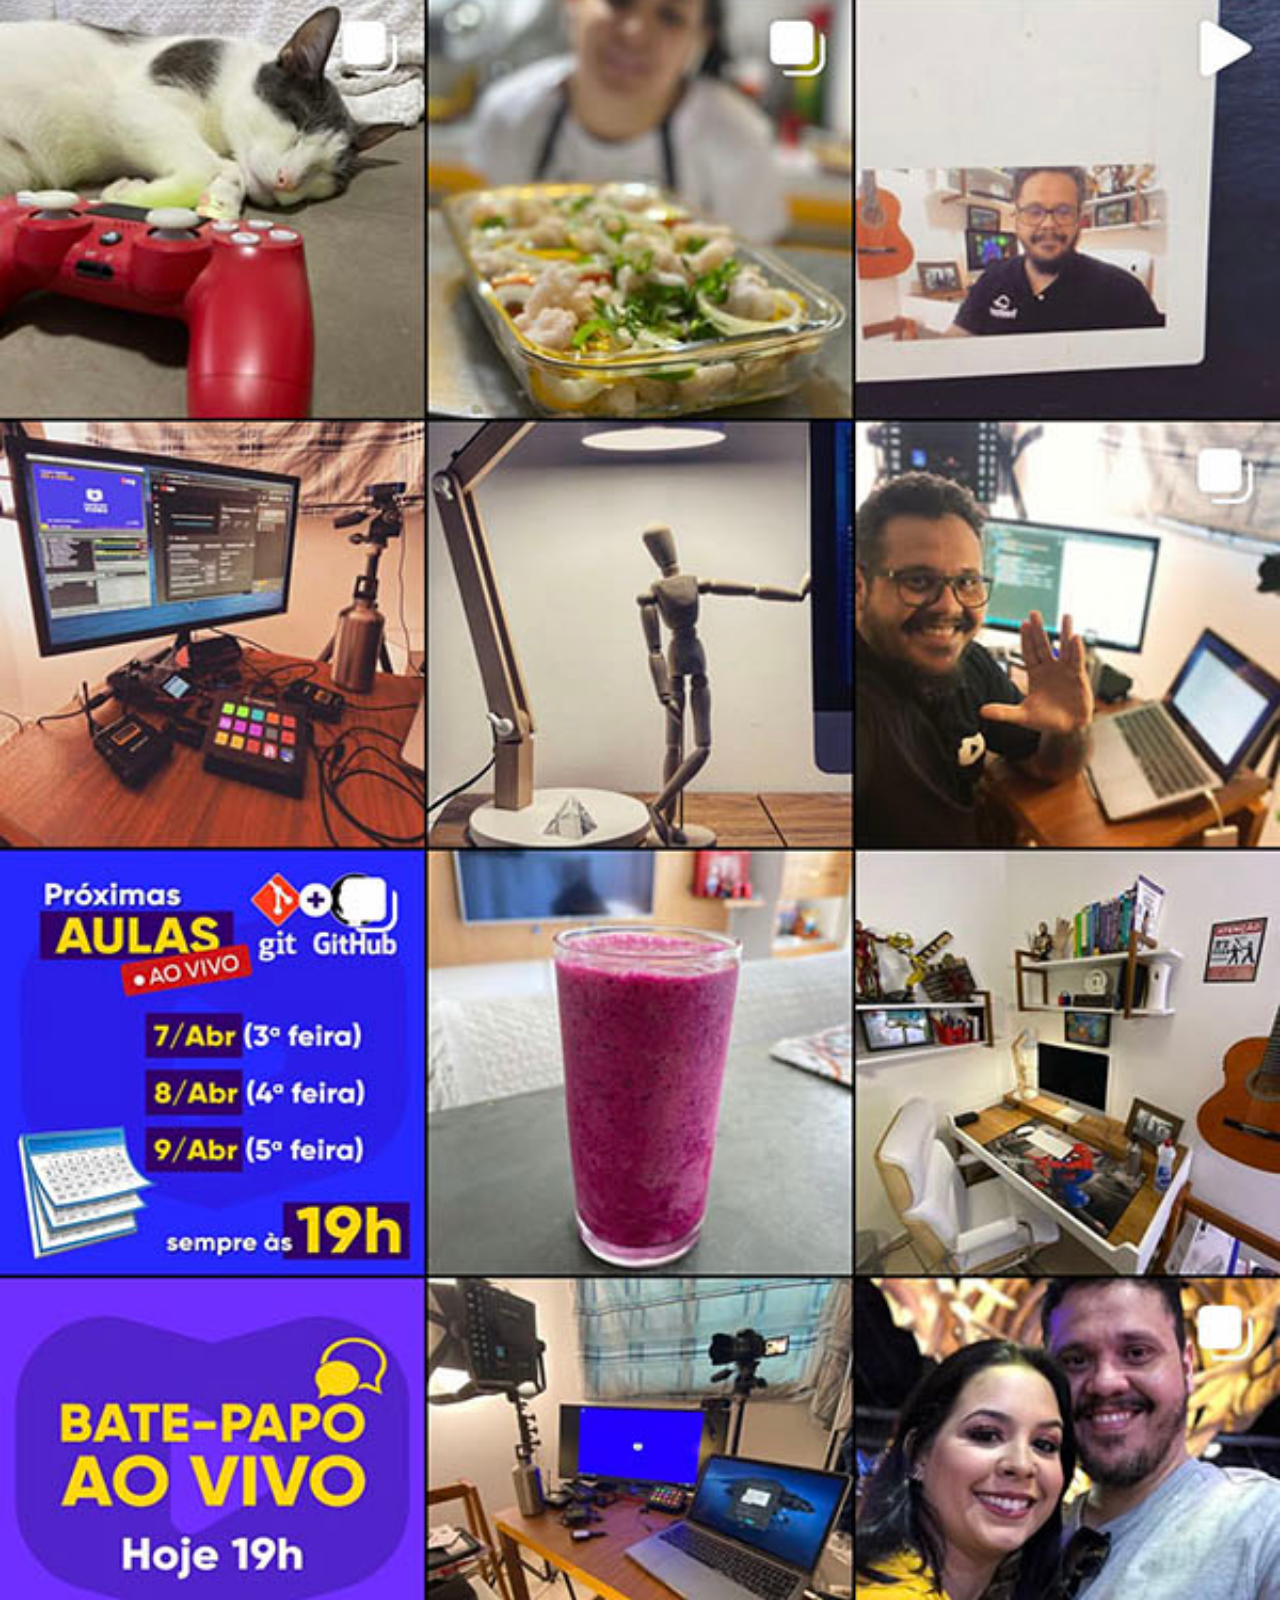
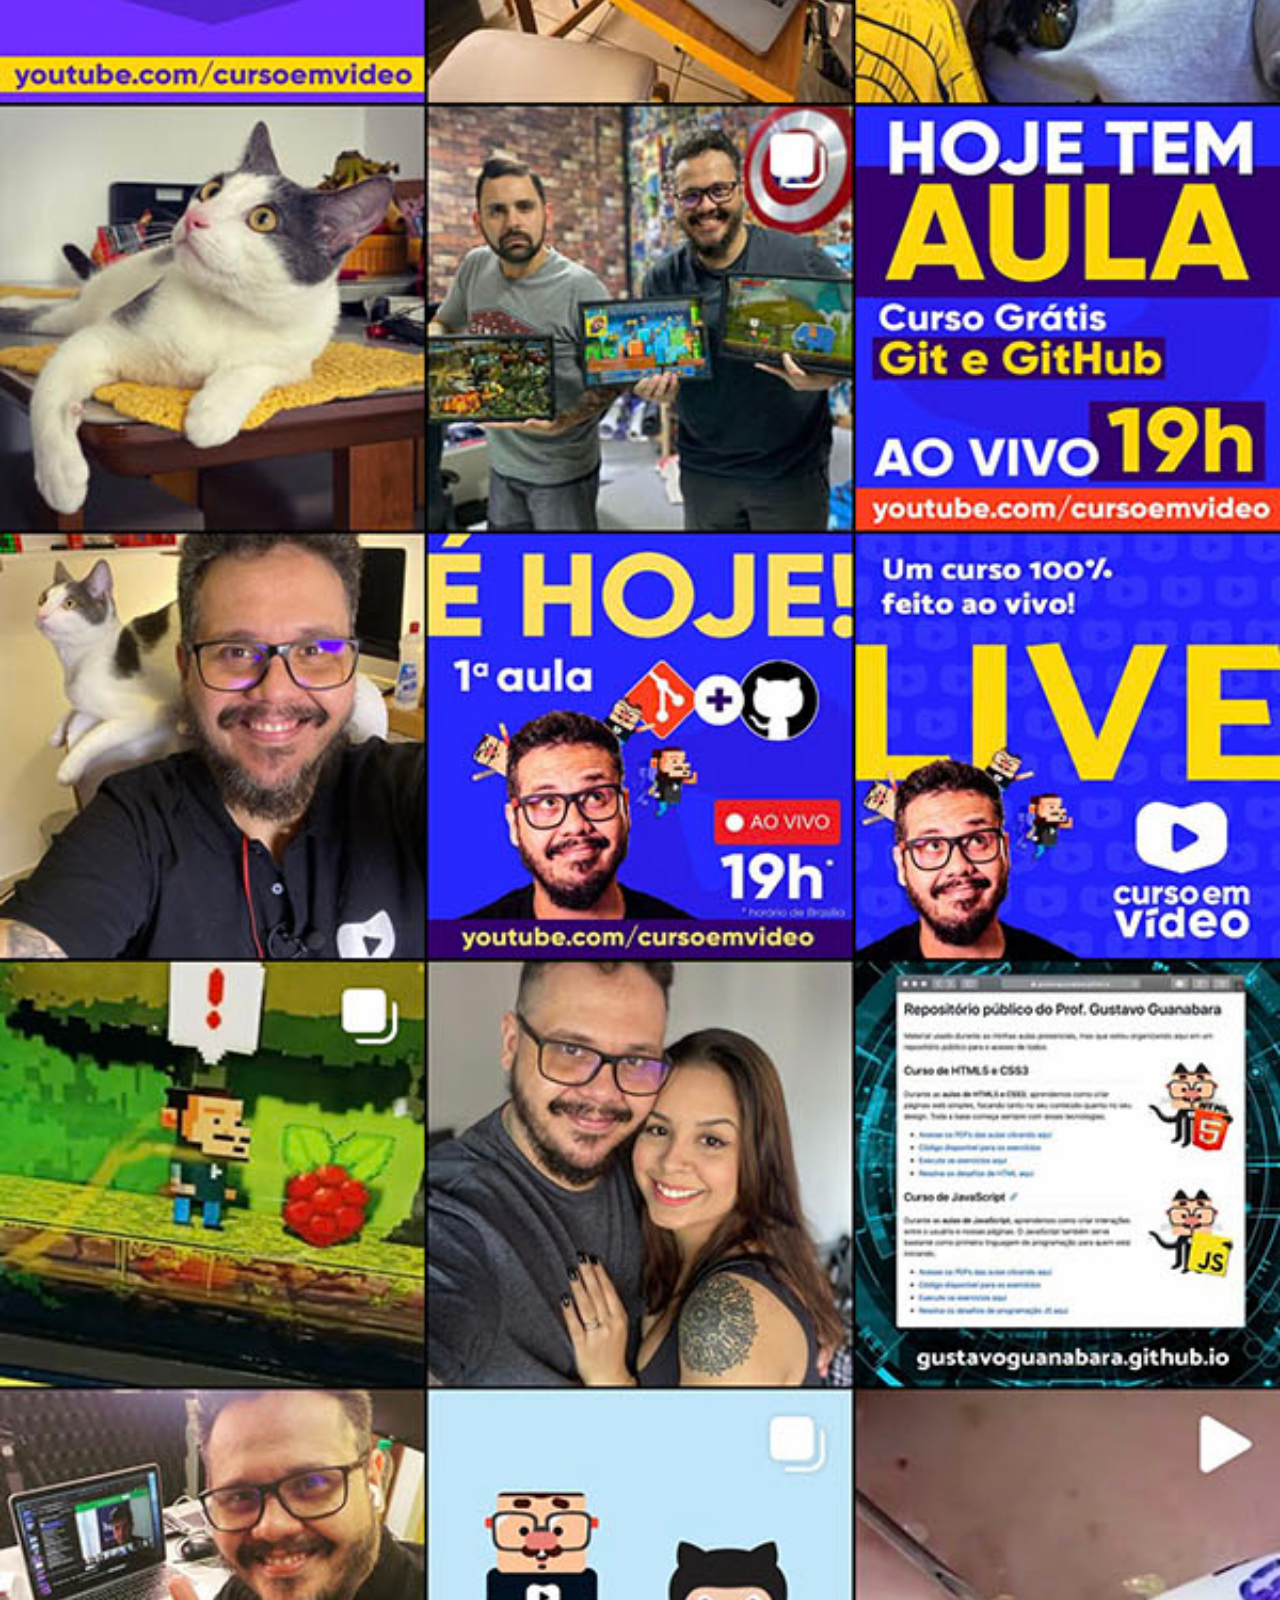
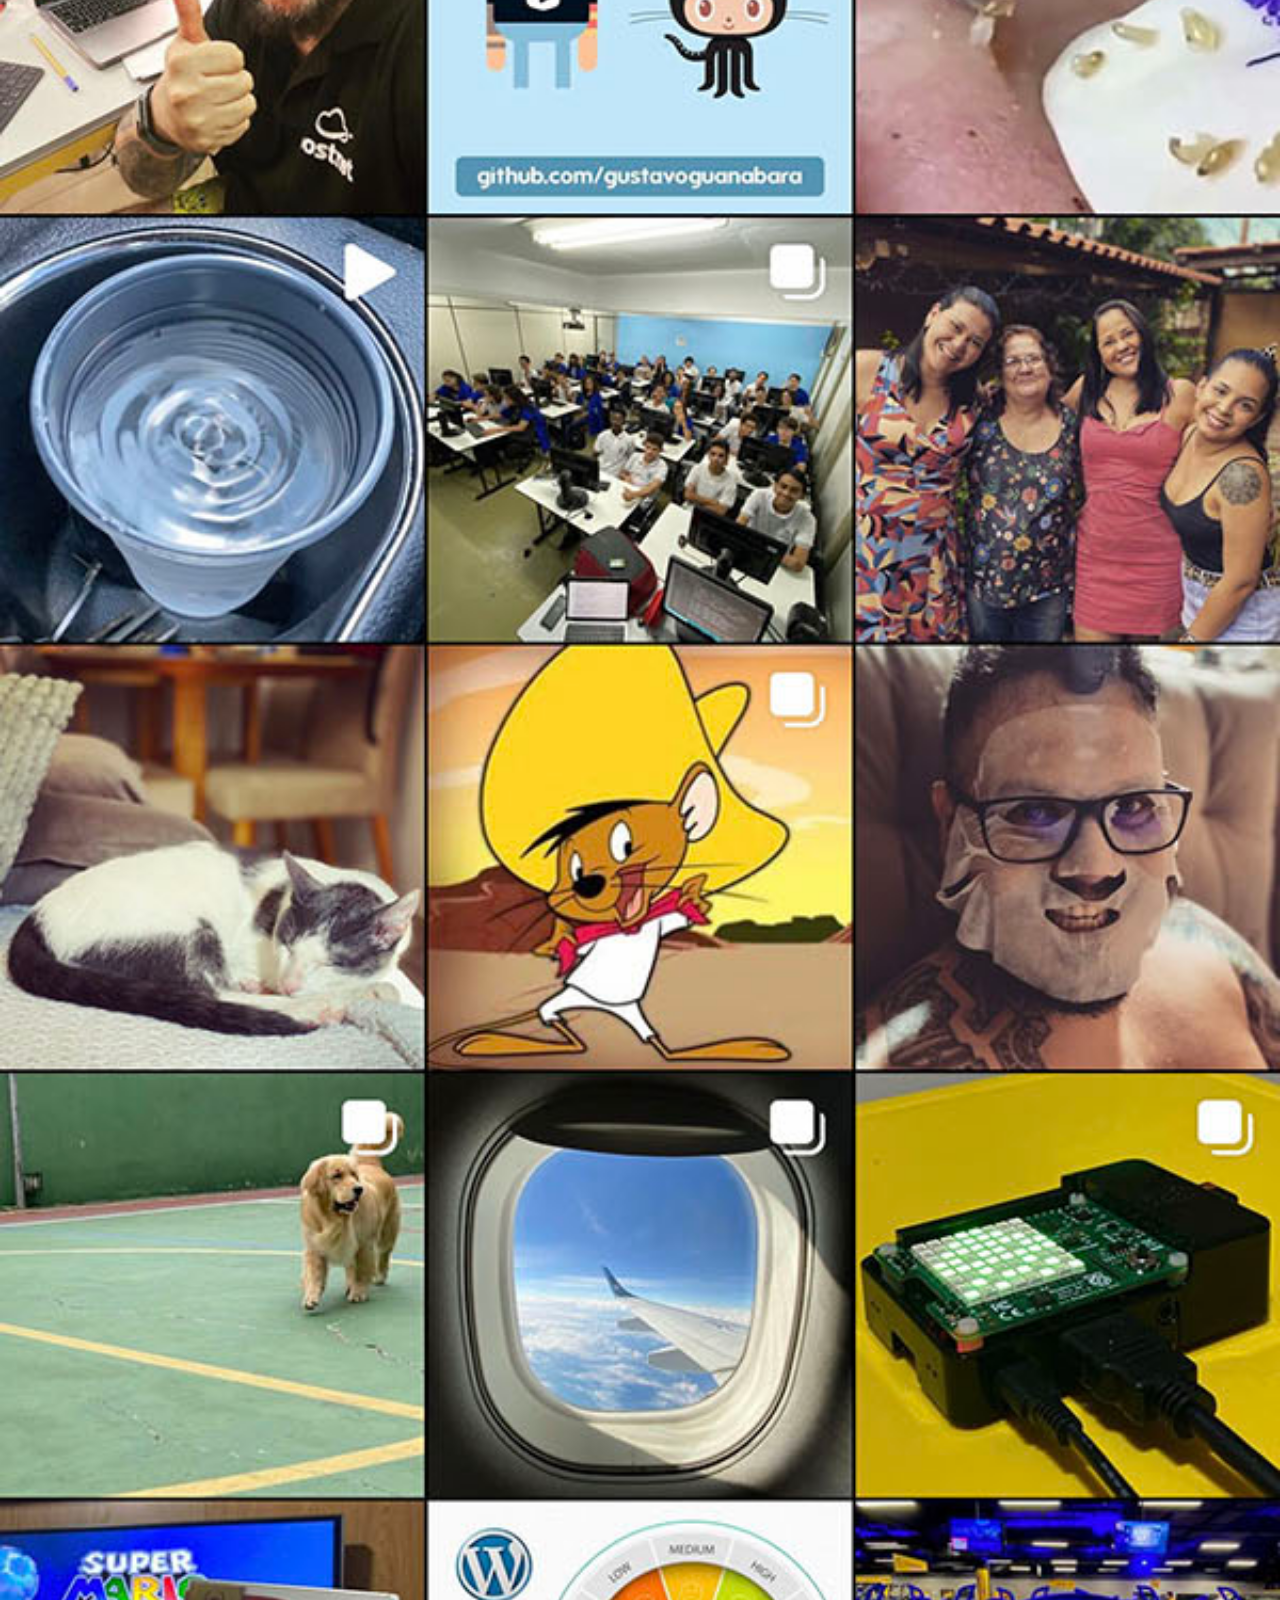
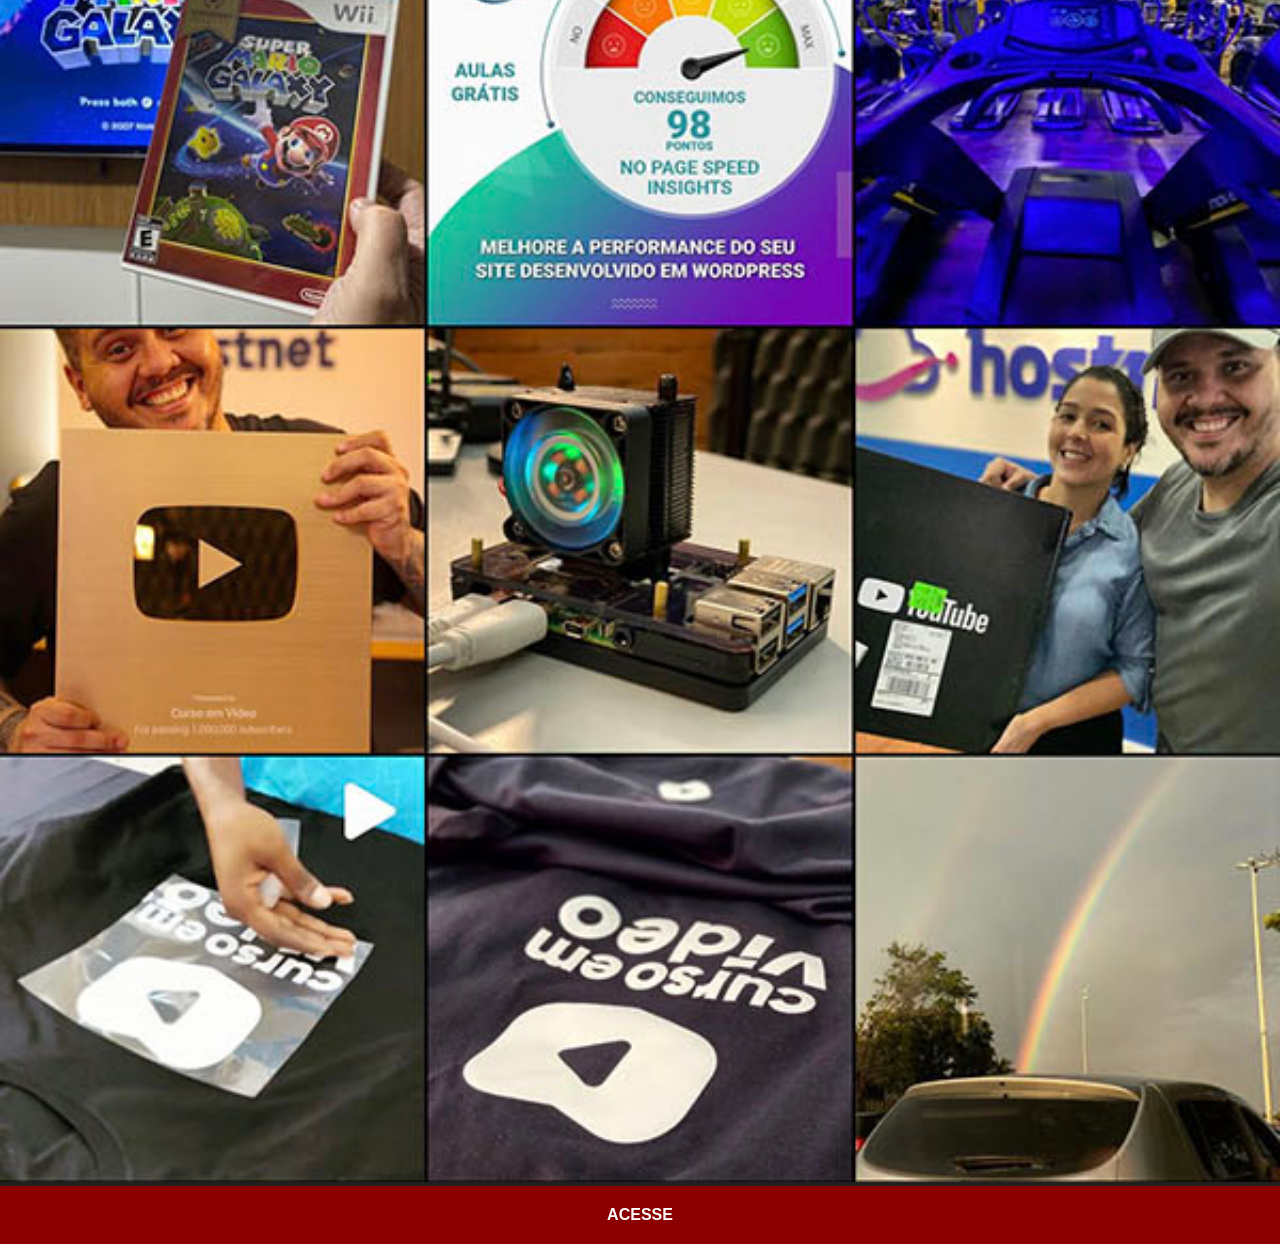
<file: instagram.html>
<!DOCTYPE html>
<html lang="pt-br">
<head>
    <meta charset="UTF-8">
    <meta name="viewport" content="width=device-width, initial-scale=1.0">
    <title>Instagram</title>
    <link rel="stylesheet" href="estilos/redes-sociais.css">
</head>
<body>
    <img src="imagens/tela-instagram.jpg" alt="Instagram">
    <a href="#">ACESSE</a>
</body>
</html>
</file>
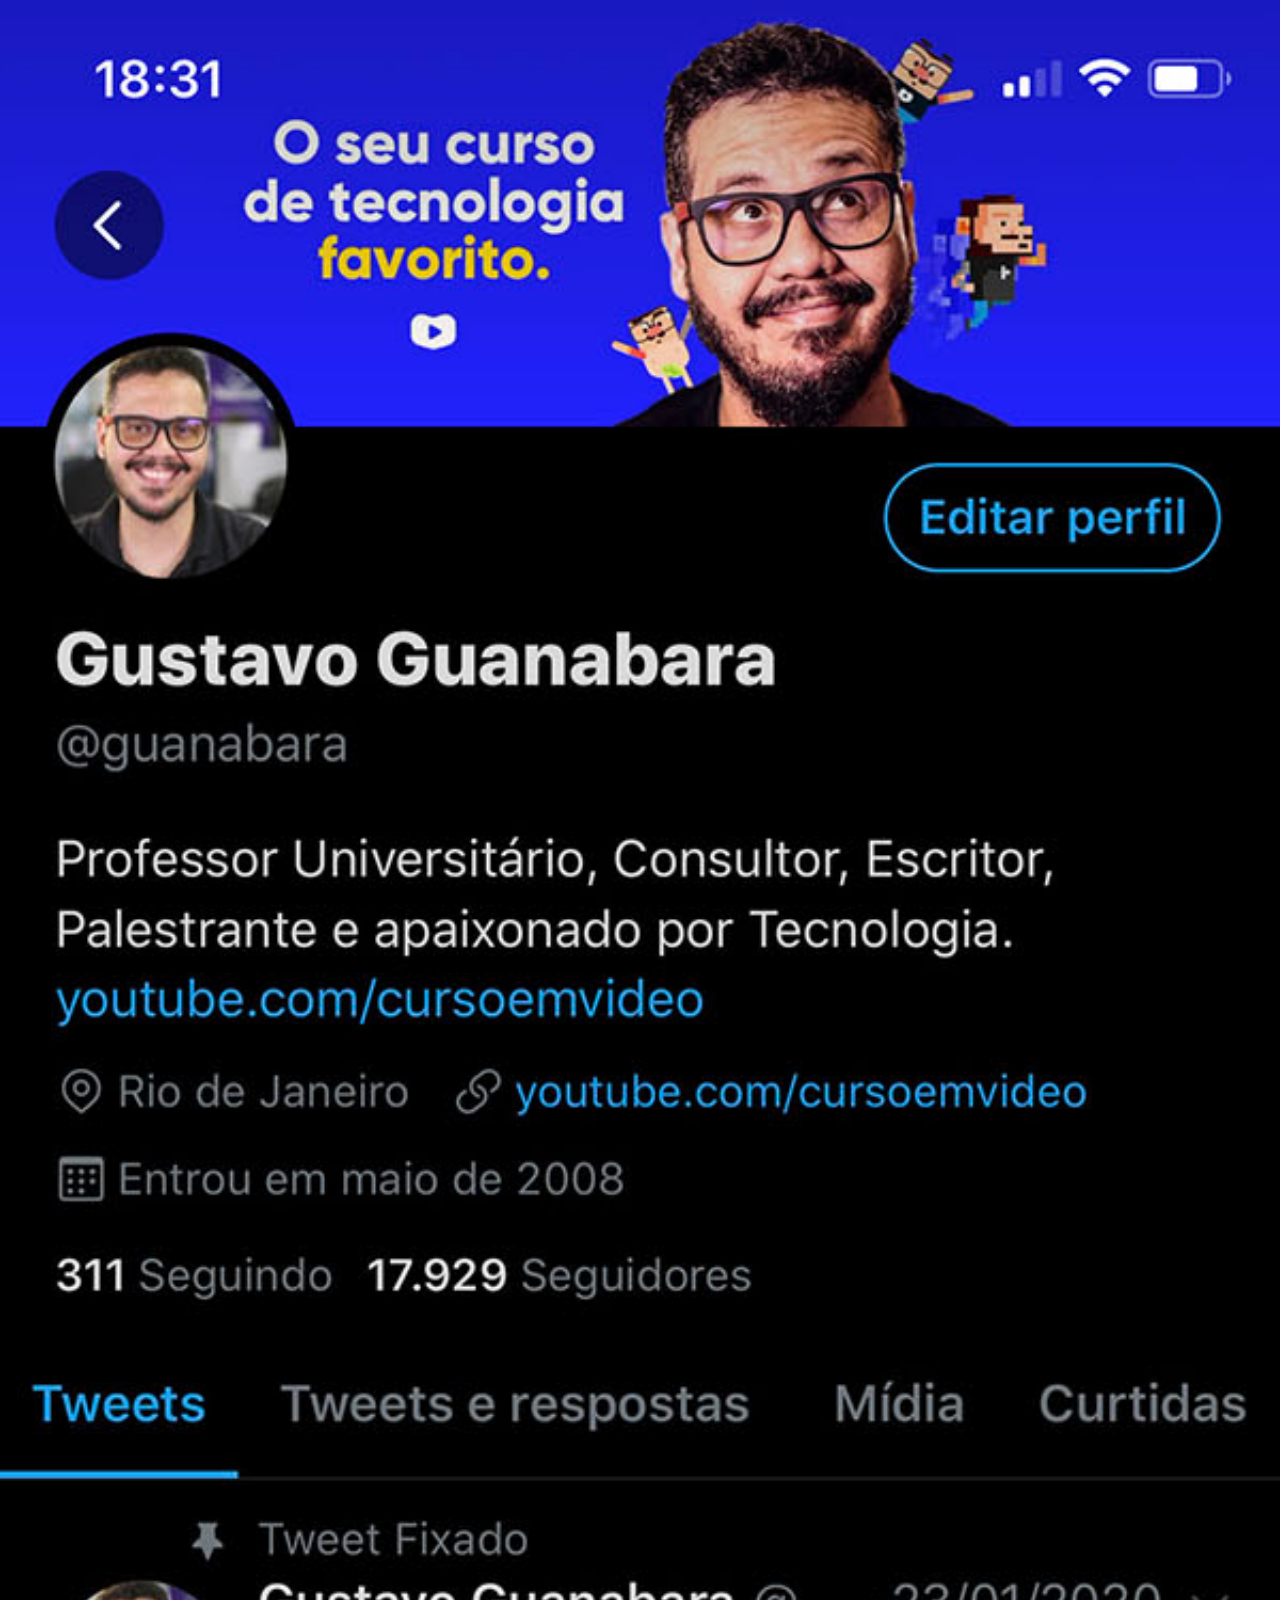
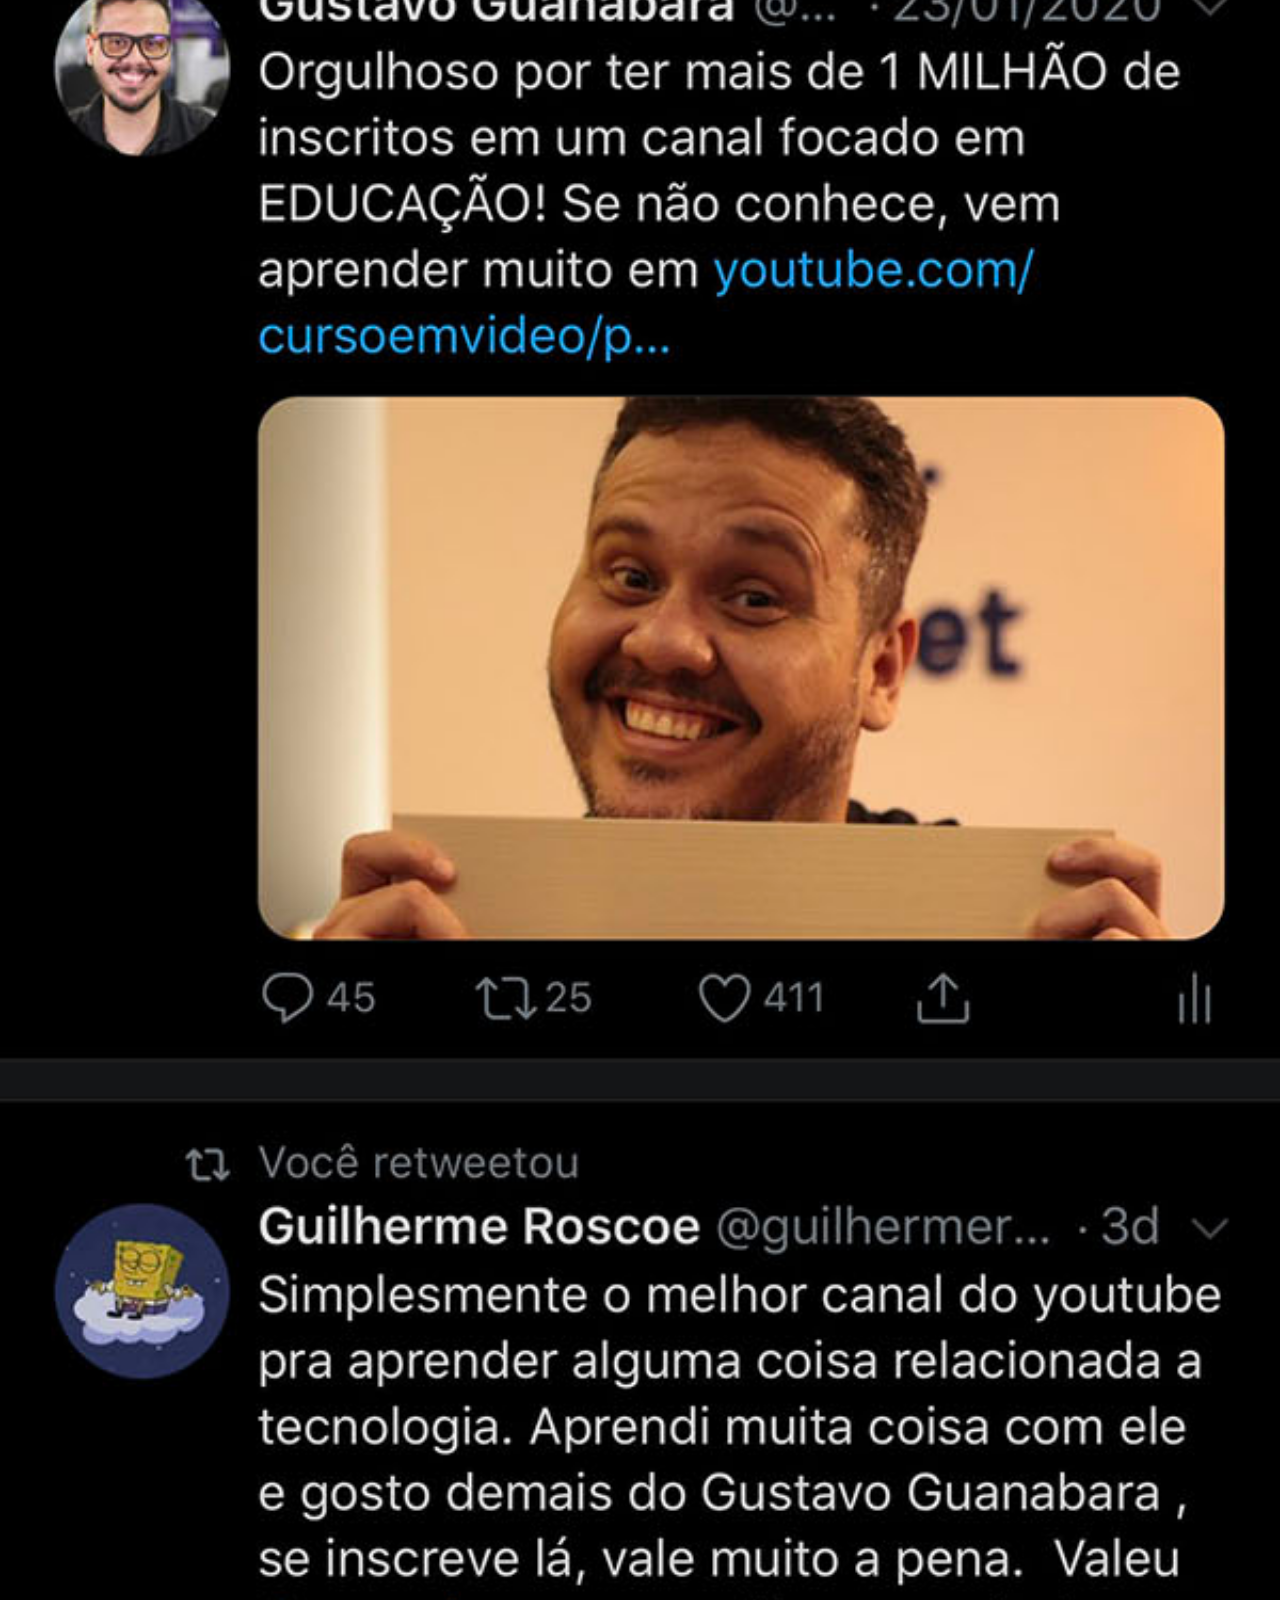
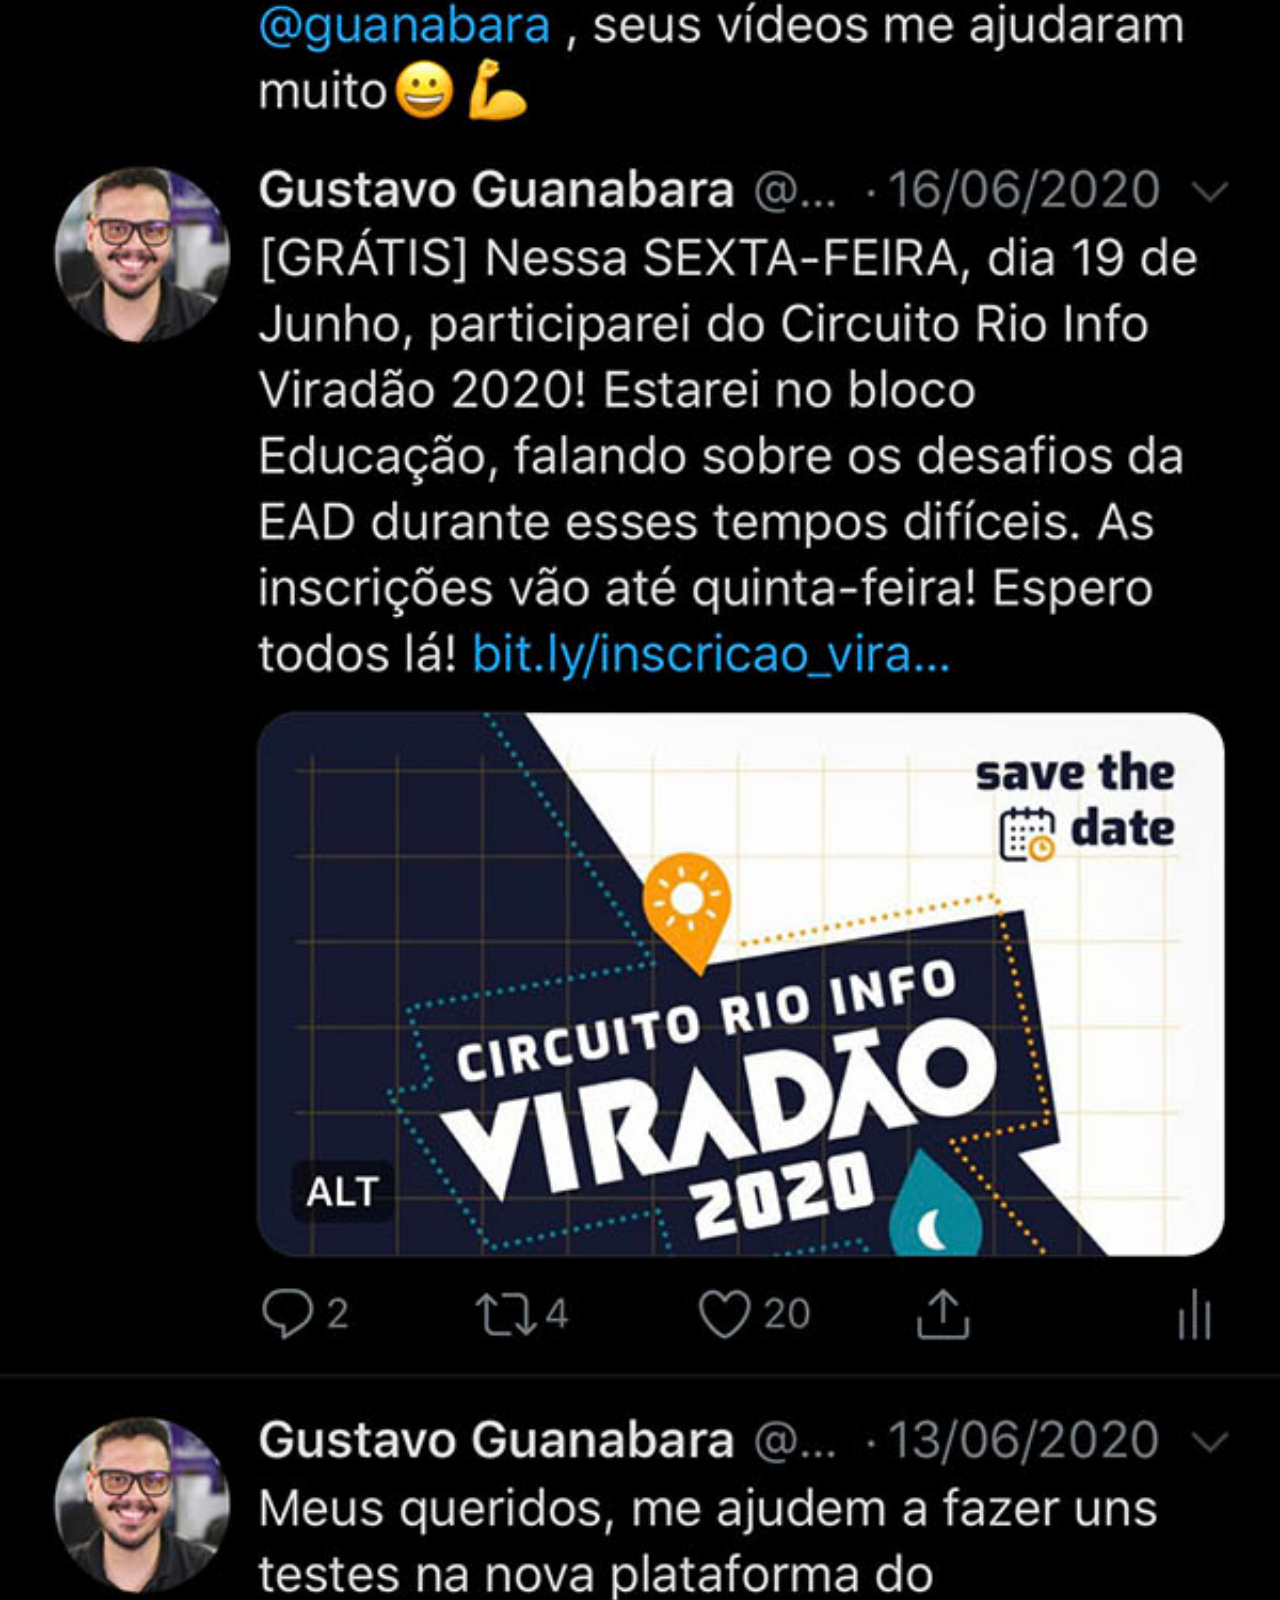
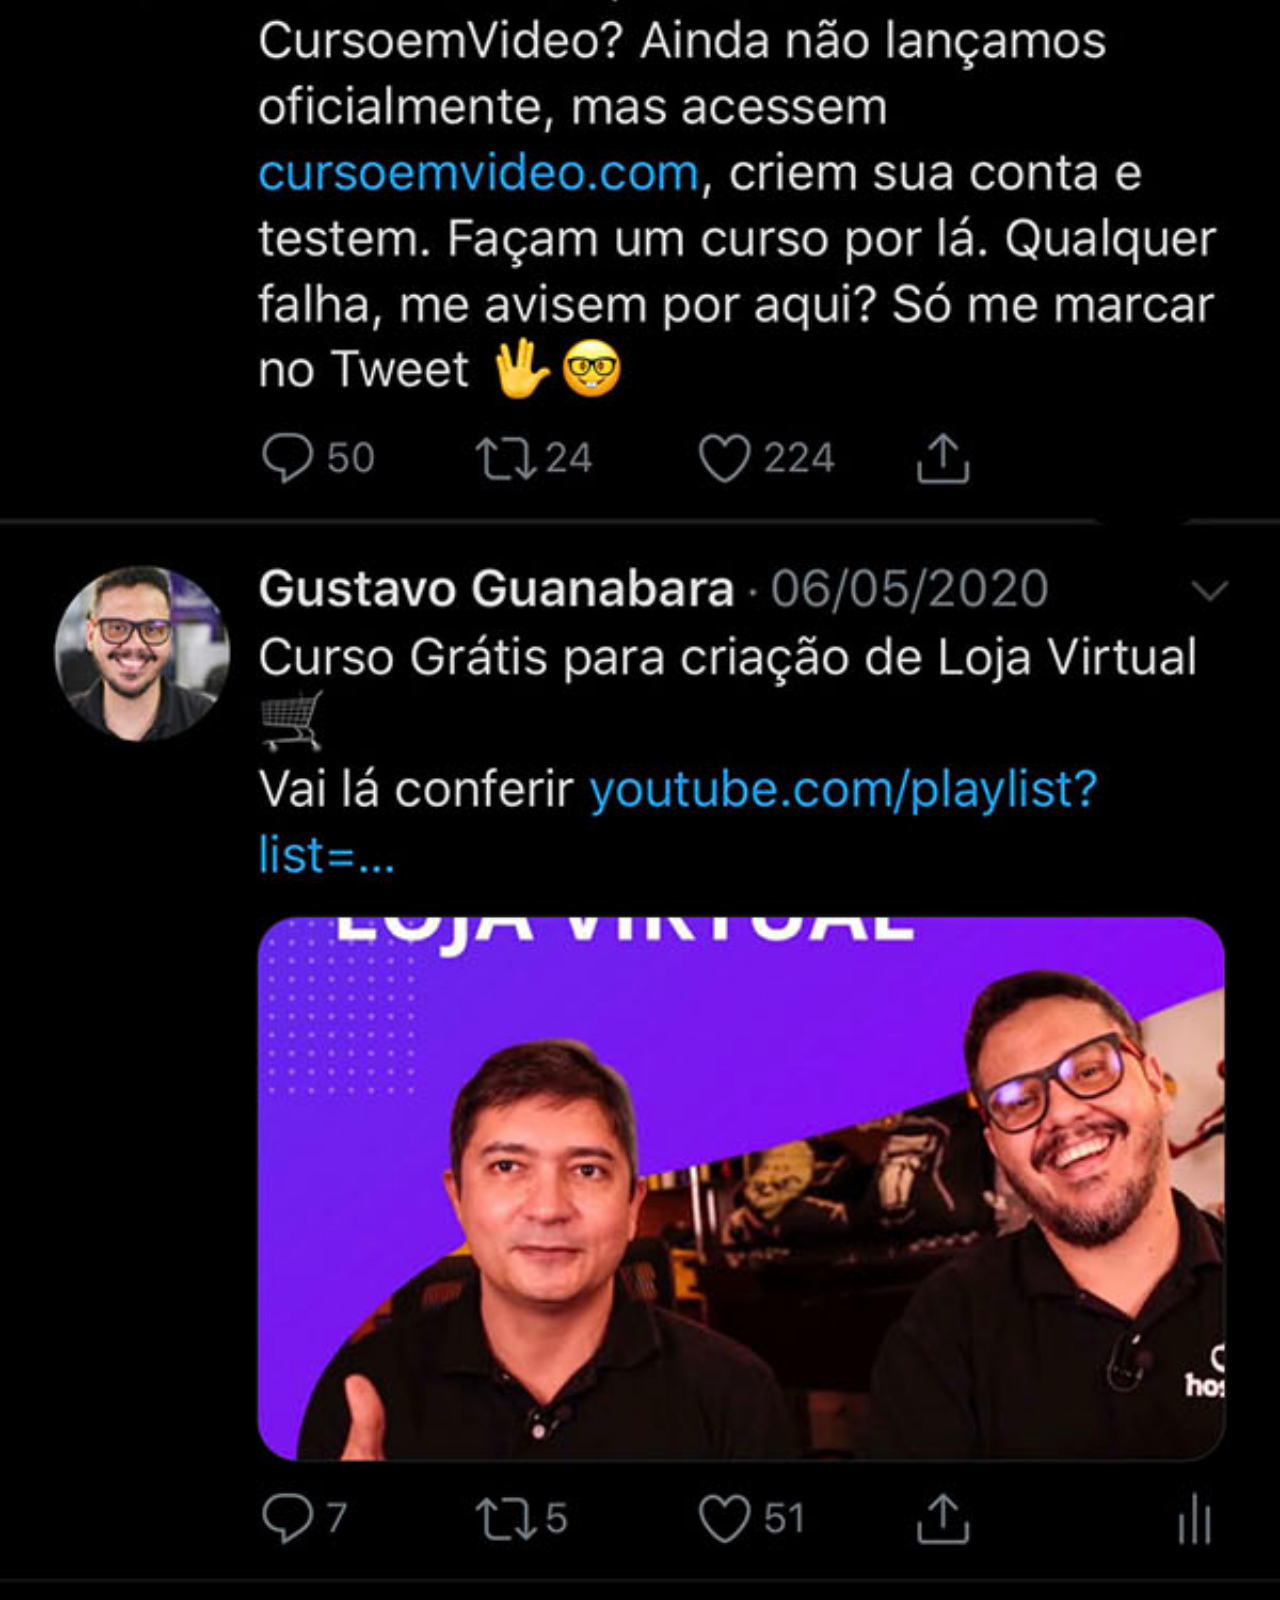
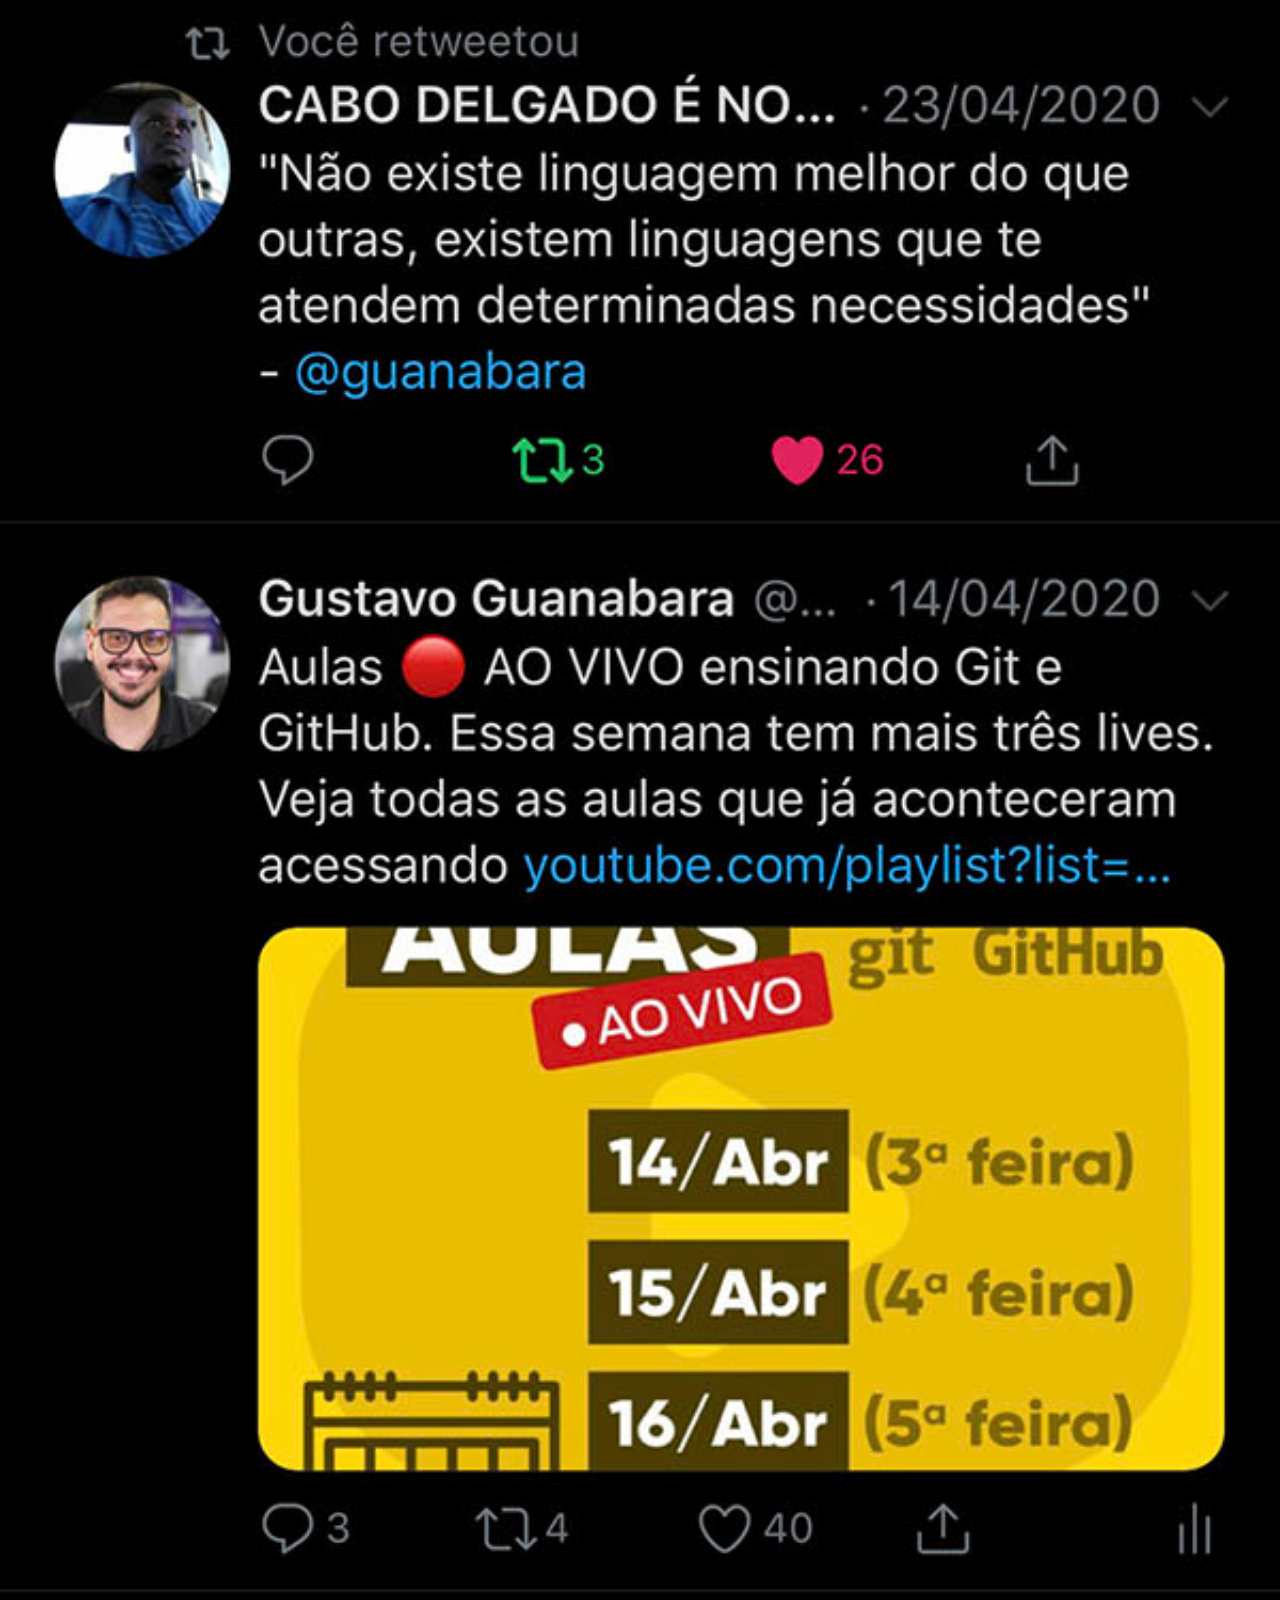
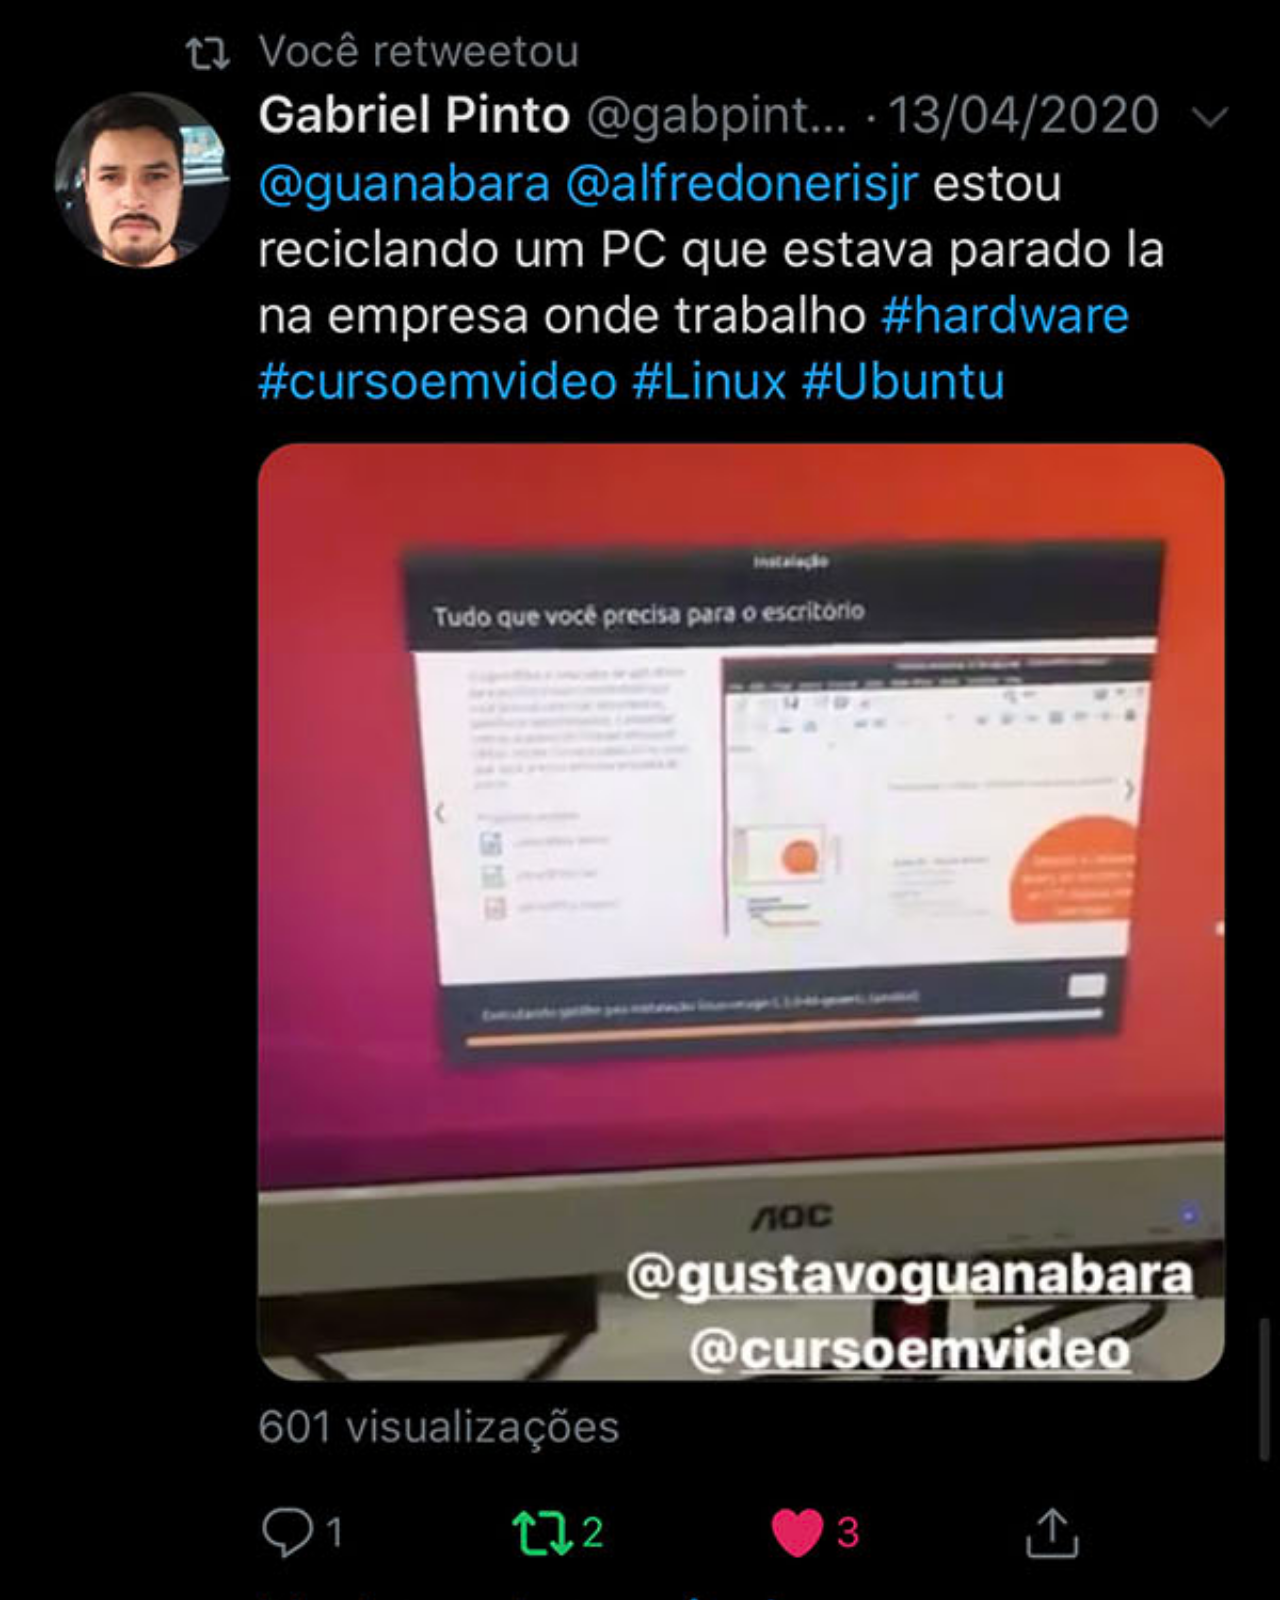
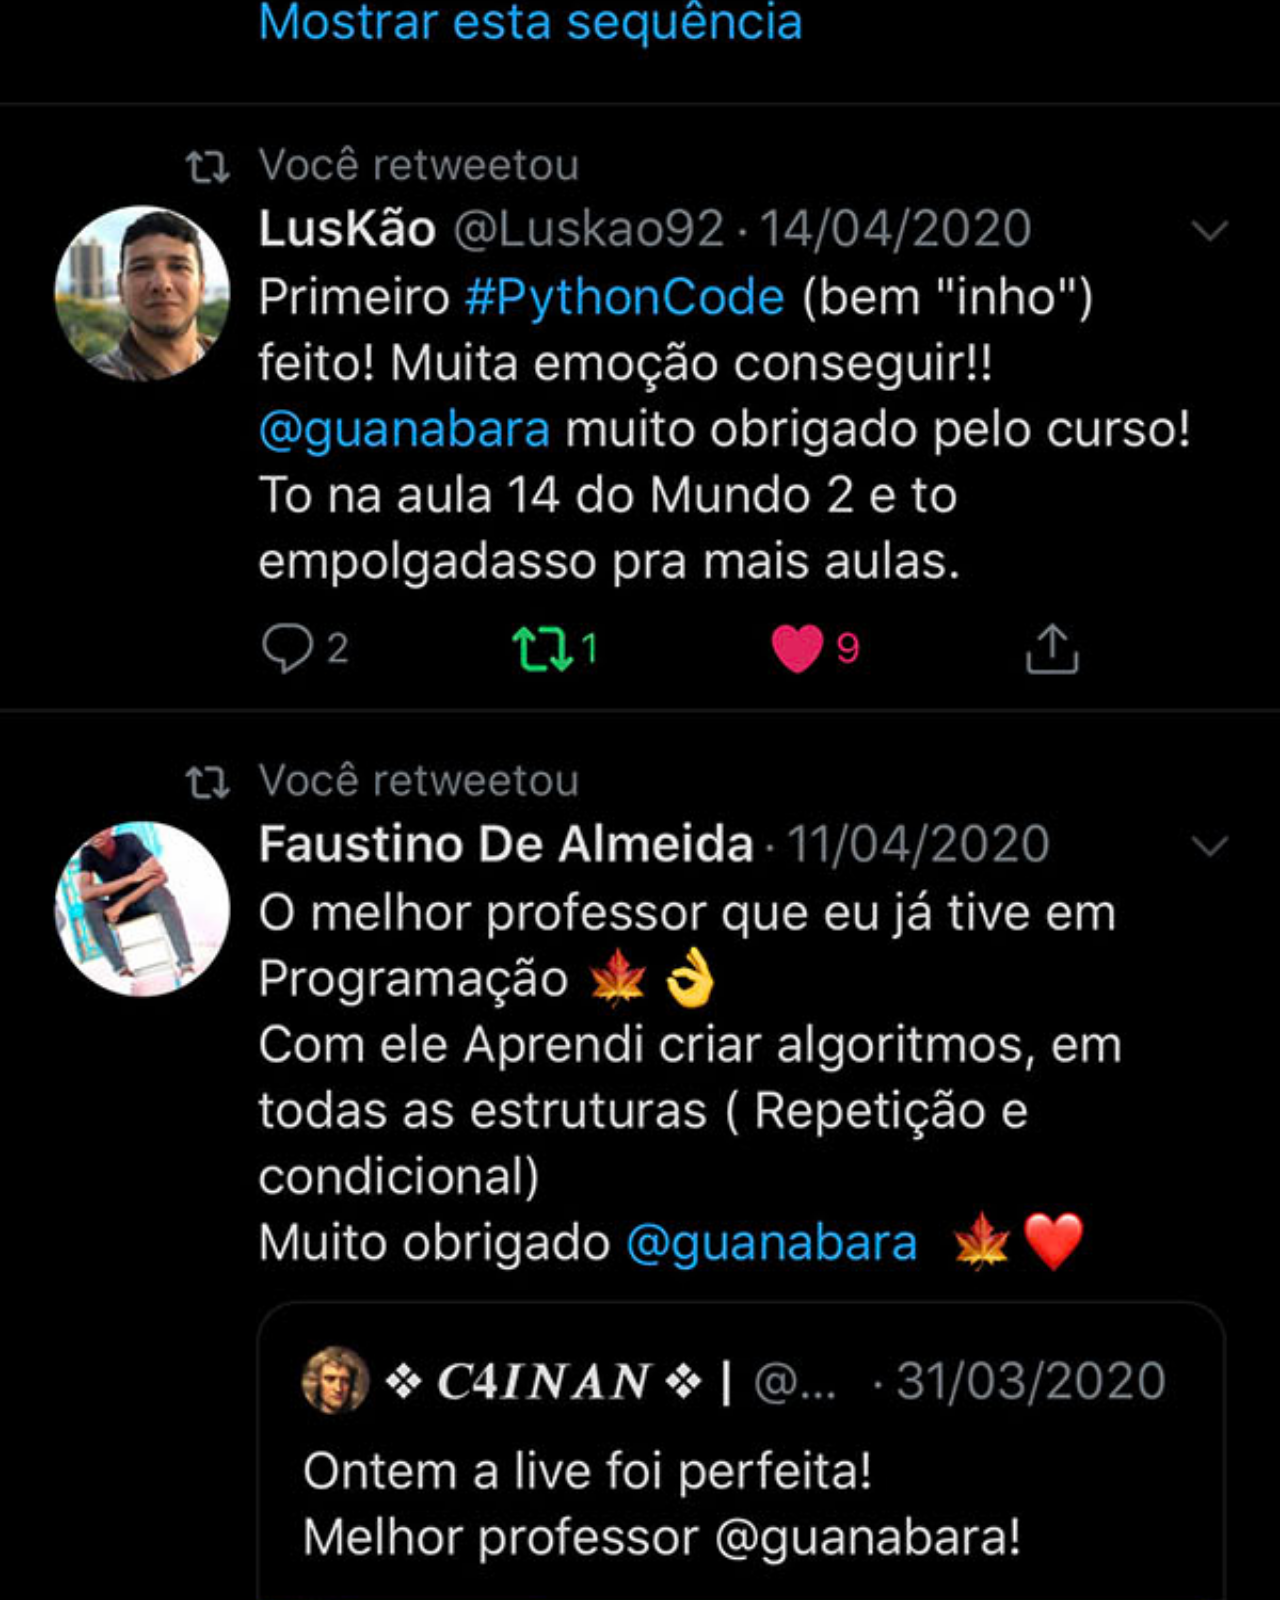
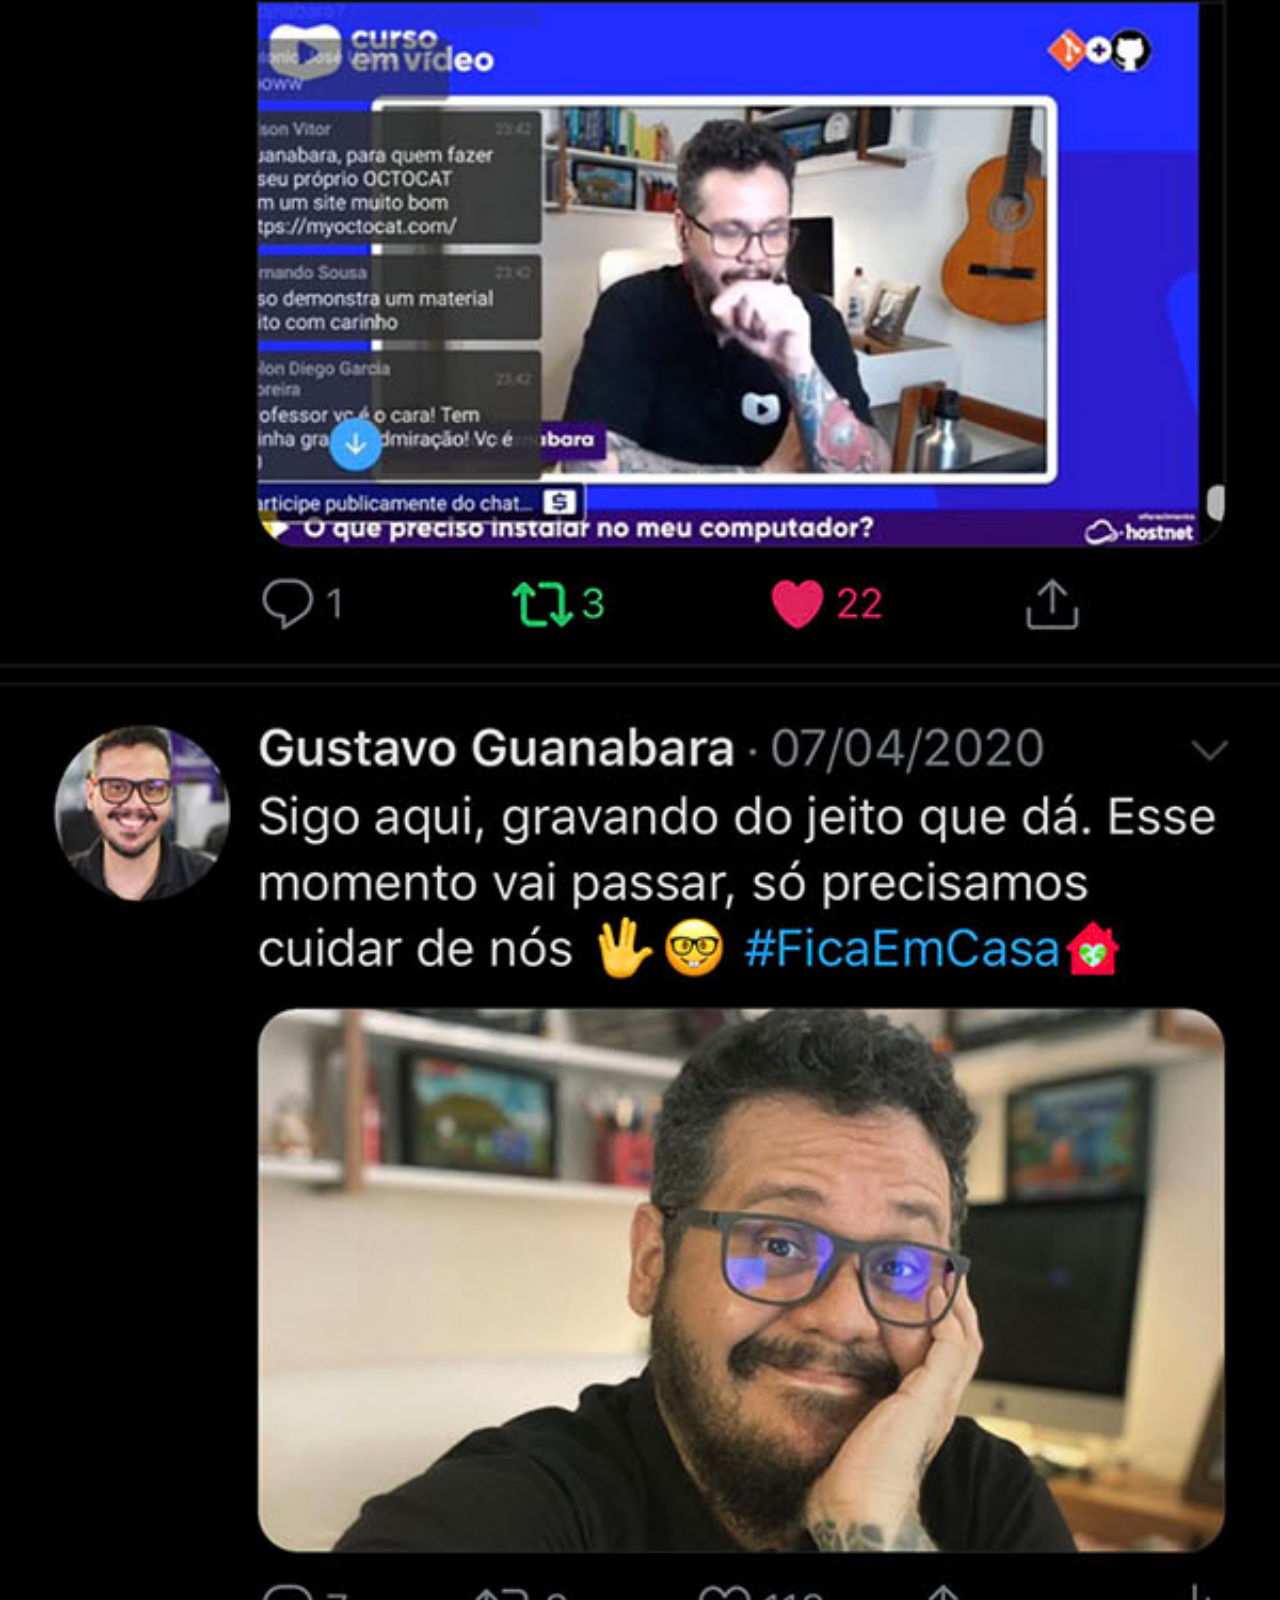
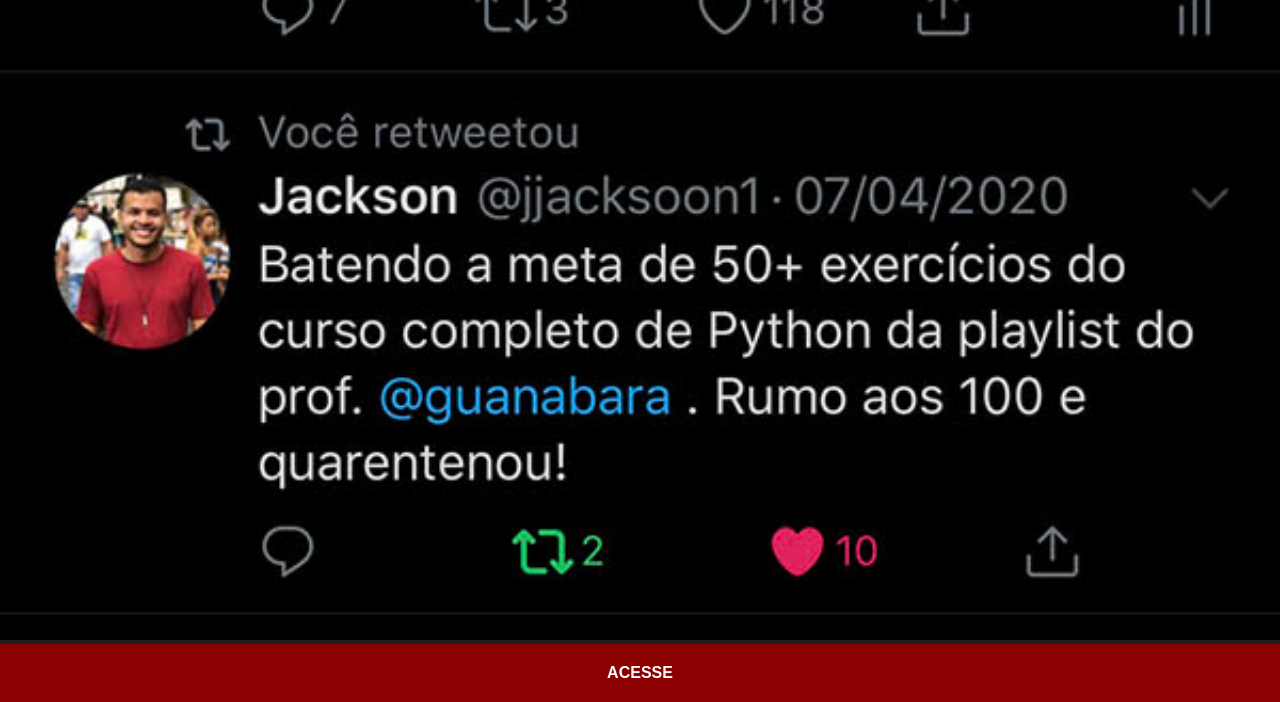
<file: twitter.html>
<!DOCTYPE html>
<html lang="en">
<head>
    <meta charset="UTF-8">
    <meta name="viewport" content="width=device-width, initial-scale=1.0">
    <title>Twitter</title>
    <link rel="stylesheet" href="estilos/redes-sociais.css">
</head>
<body>
    <img src="imagens/tela-twitter.jpg" alt="Twitter">
    <a href="#">ACESSE</a>
</body>
</html>
</file>
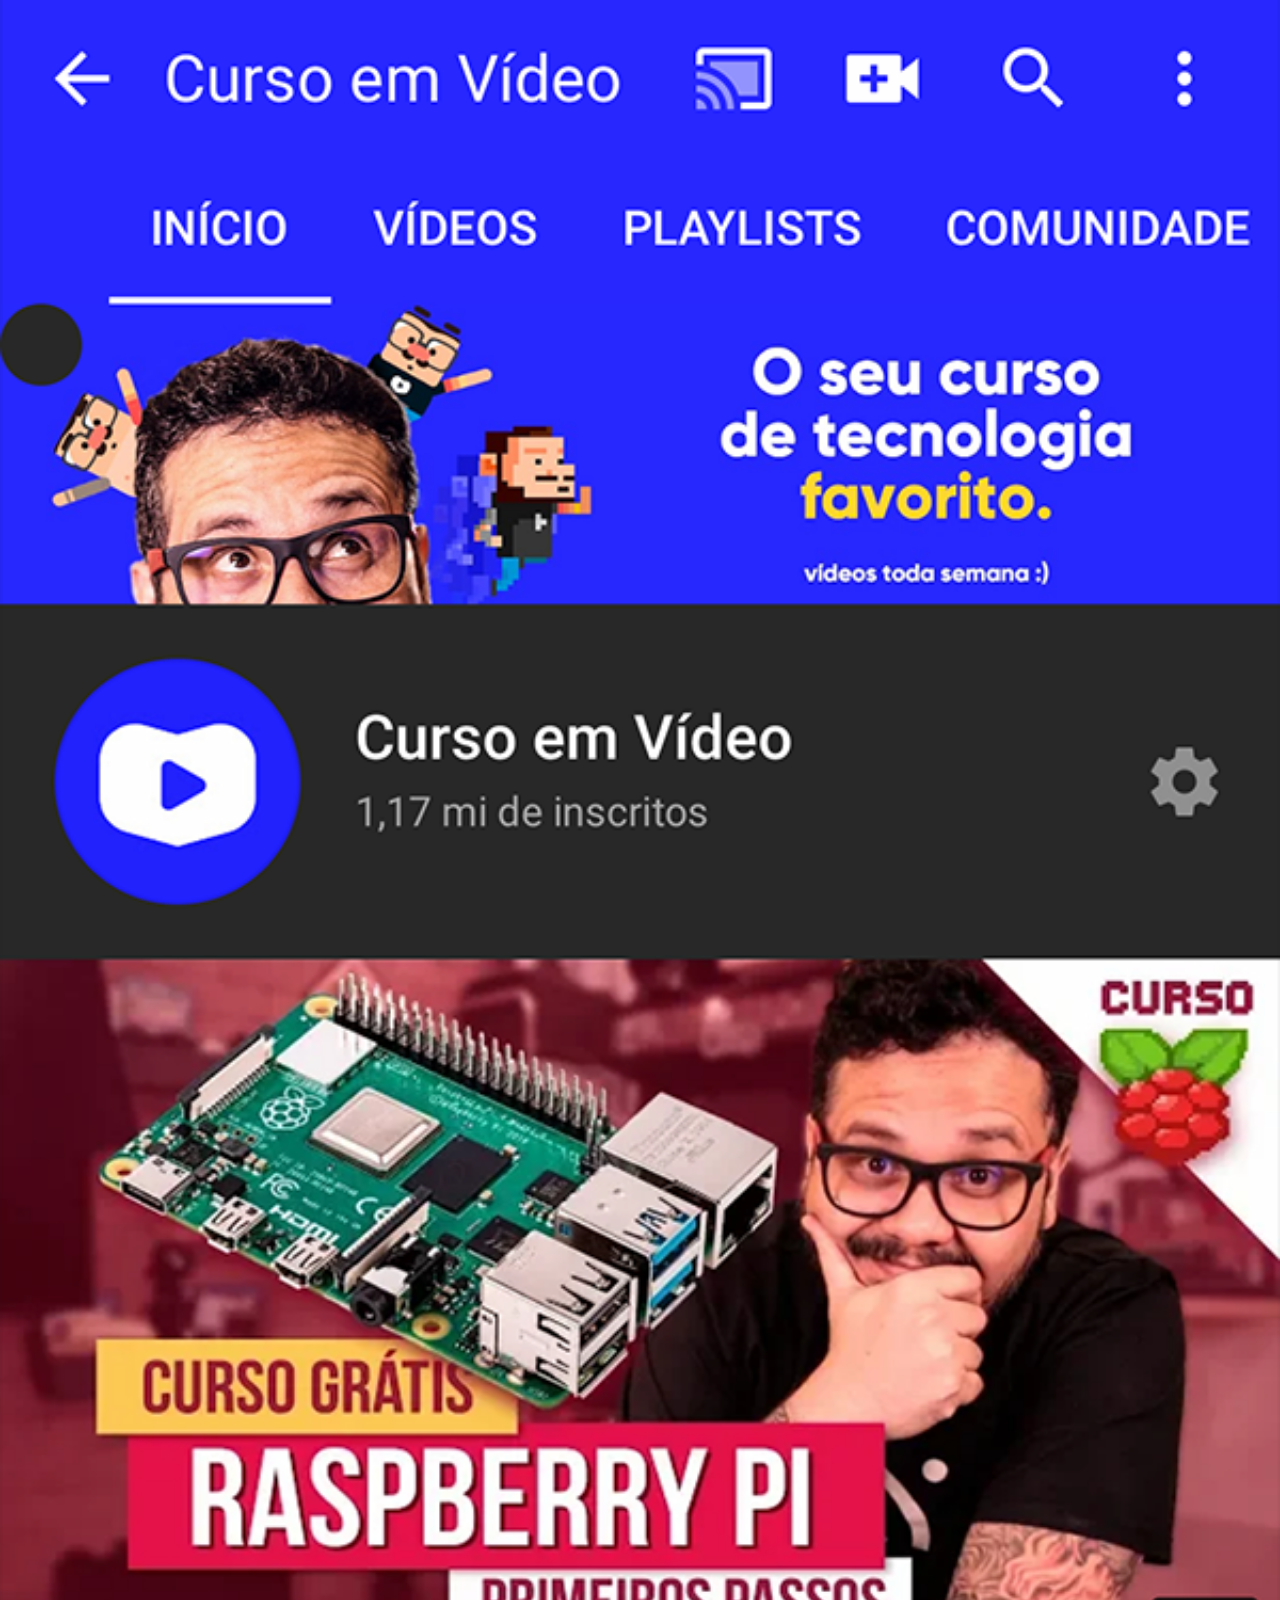
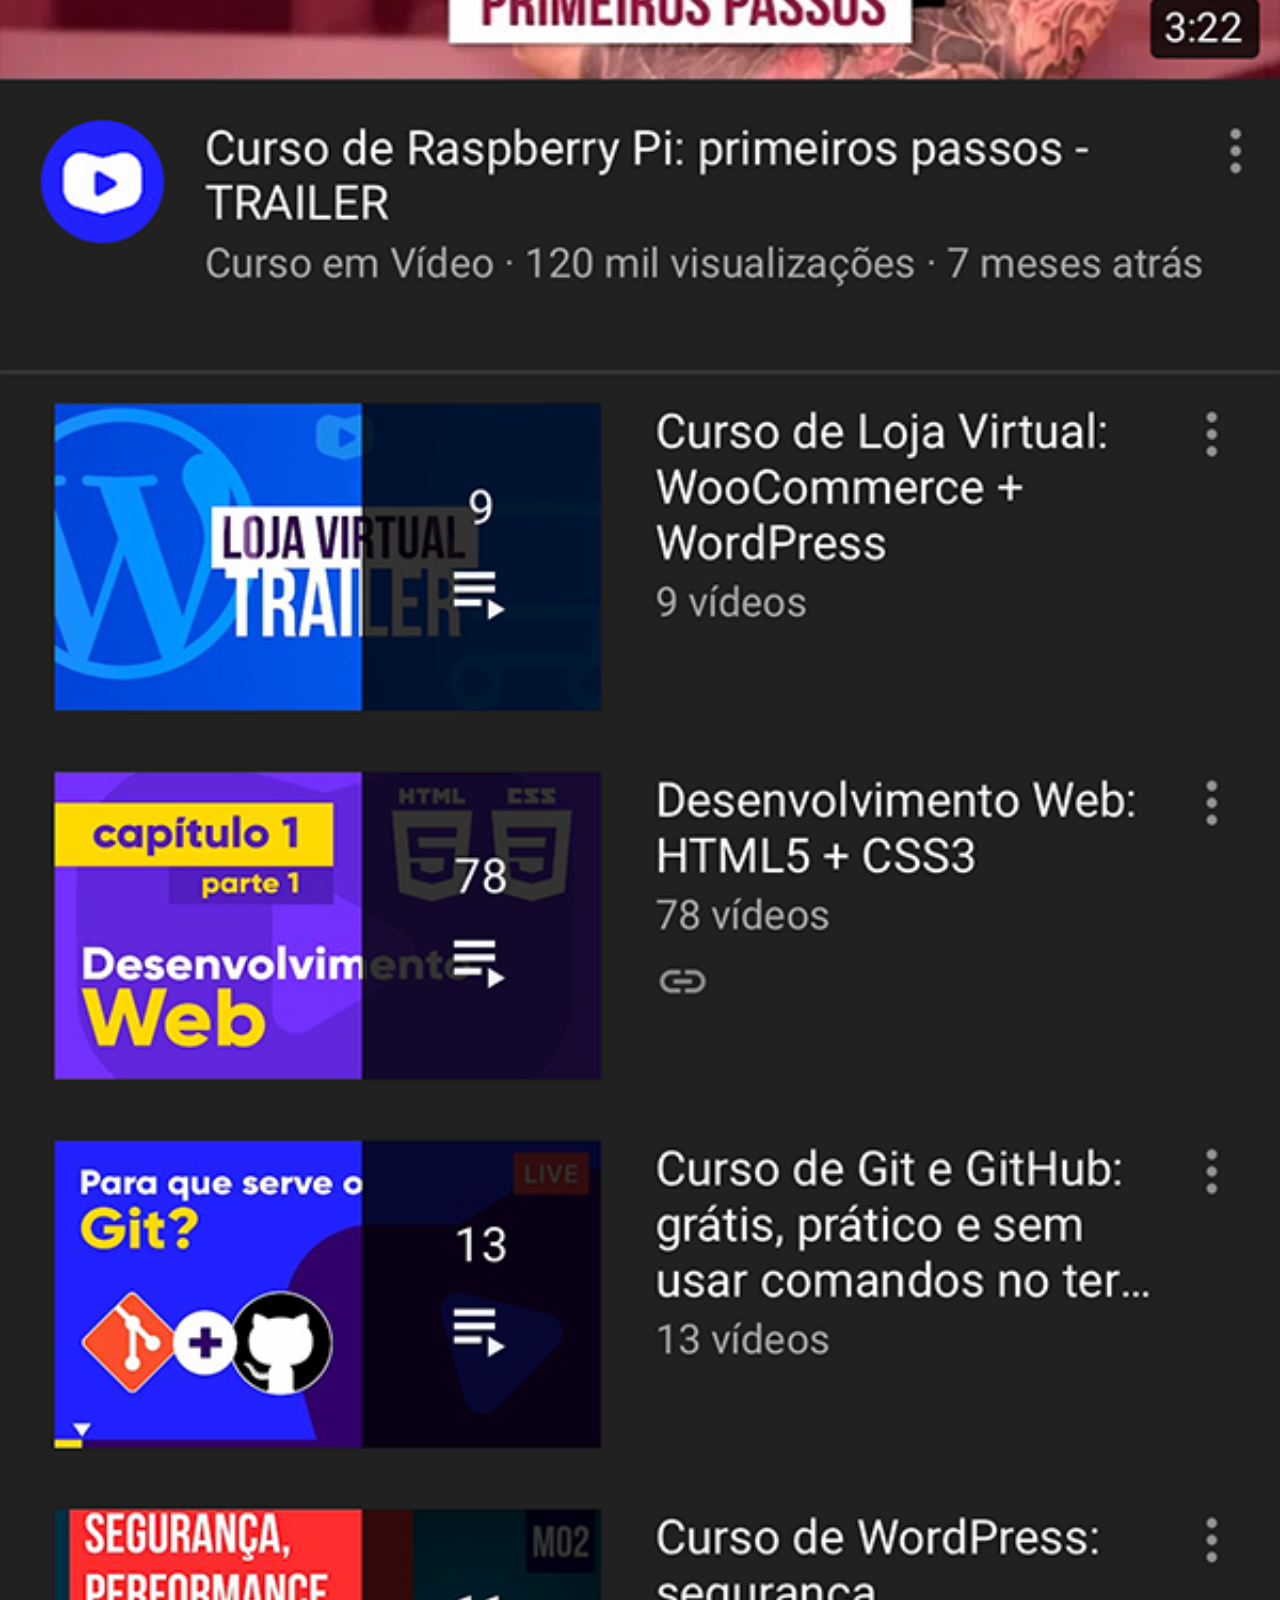
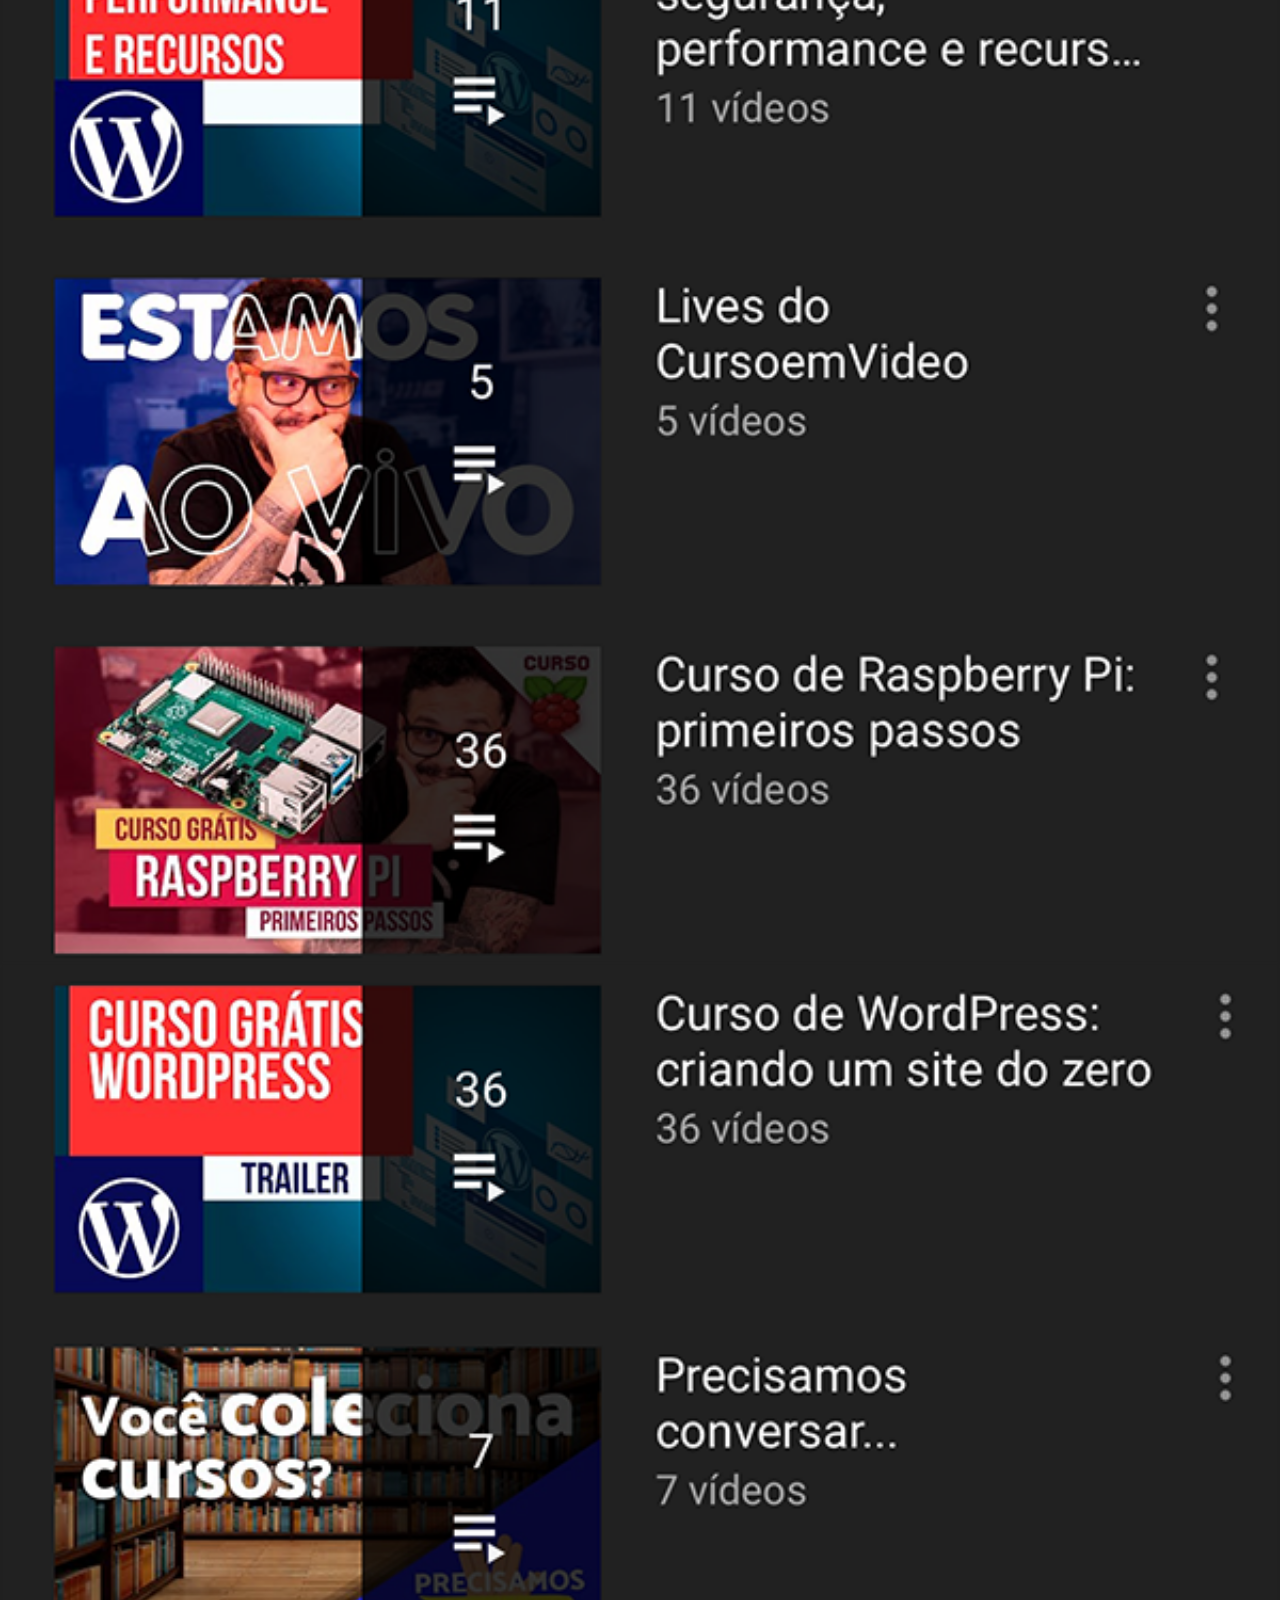
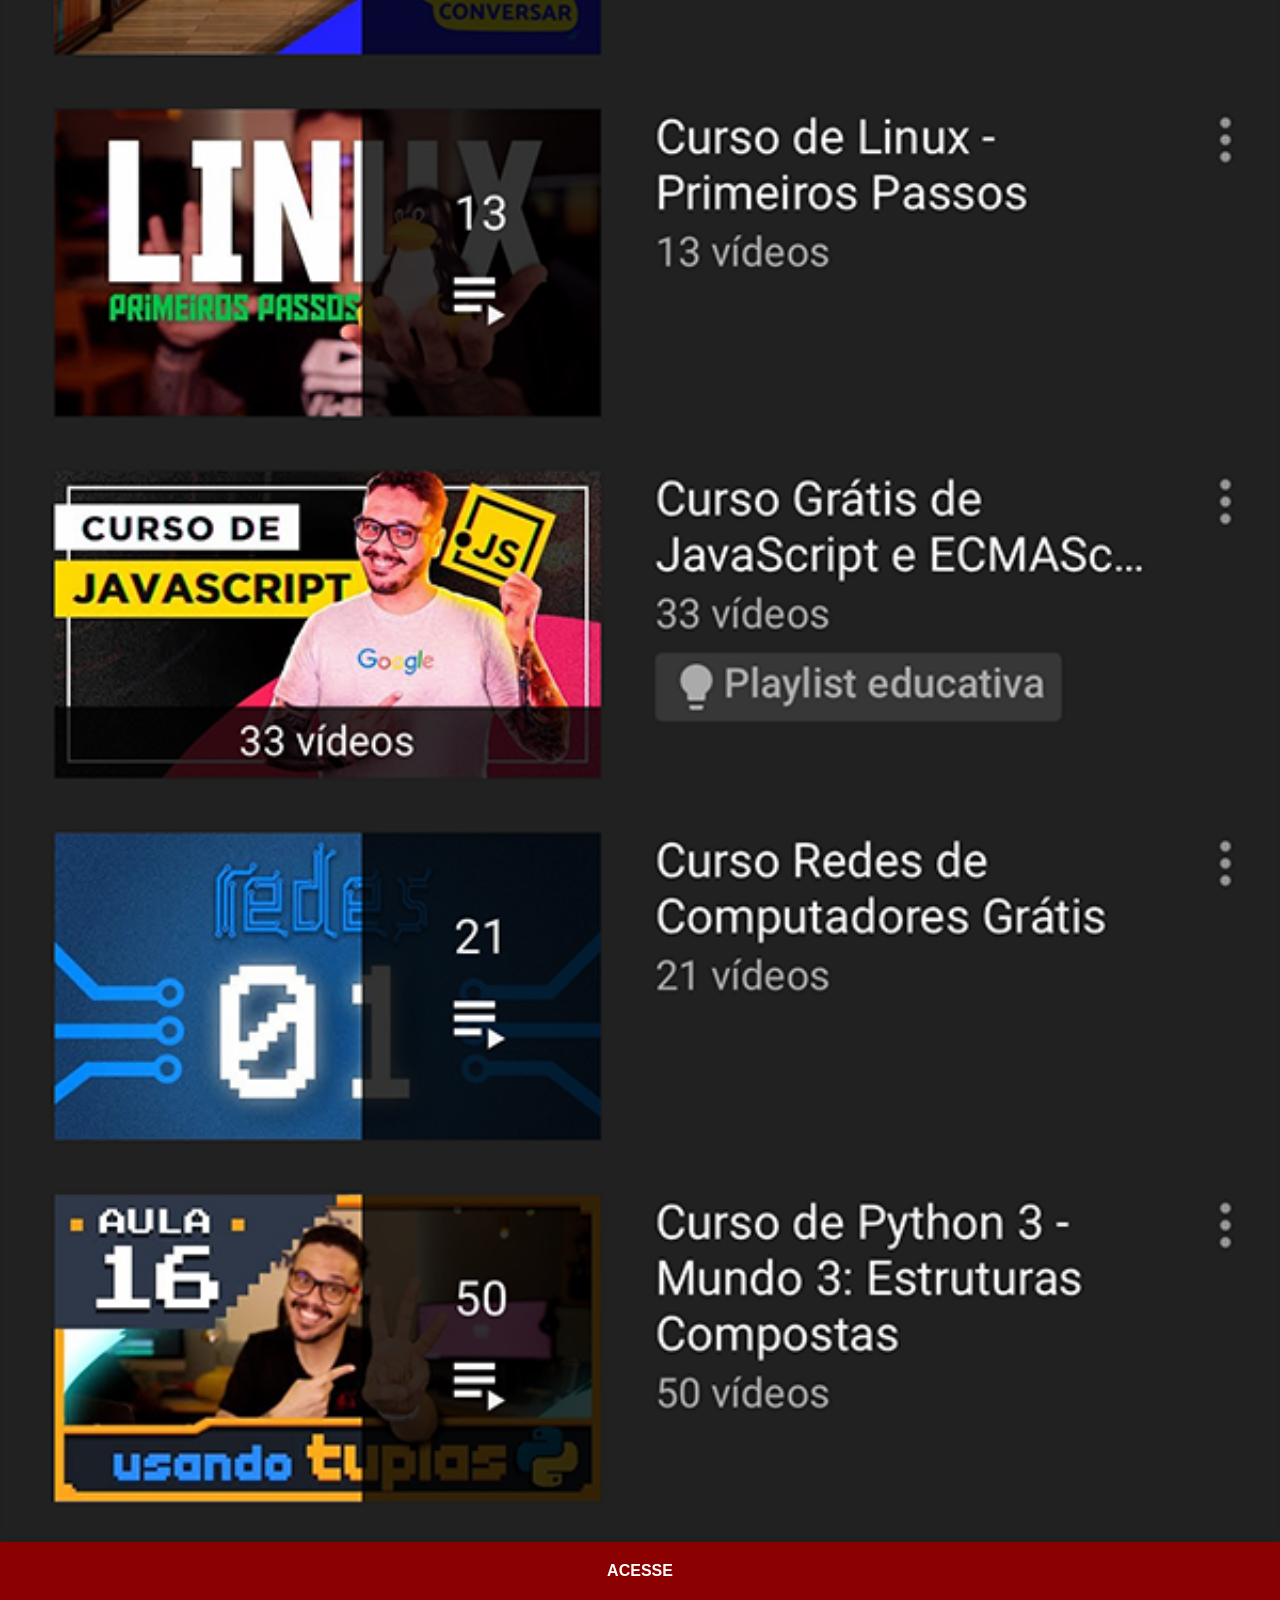
<file: youtube.html>
<!DOCTYPE html>
<html lang="pt-br">
<head>
    <meta charset="UTF-8">
    <meta name="viewport" content="width=device-width, initial-scale=1.0">
    <title>YouTube</title>
    <link rel="stylesheet" href="estilos/redes-sociais.css">
</head>
<body>
    <img src="imagens/tela-youtube.png" alt="YouTube">
    <a href="#">ACESSE</a>
</body>
</html>
</file>
<file: estilos/style.css>
@charset "UTF-8";

* {
    margin: 0px;
    padding: 0px;
    font-family: Arial, Helvetica, sans-serif;
}

html, body {
    height: 100vh;
    width: 100vw;
    background-color: black;
}

body {
    background: url(../imagens/fundo-madeira.jpg) no-repeat center center fixed;
    background-size: cover;
}

main {
    height: 100vh;
    position: relative;
}

section#celular {
    position: absolute;
    height: 627px;
    width: 350px;
    top: 50%;
    left: 50%;
    transform: translate(-50%, -50%);
    background: url(../imagens/frame-iphone.png) no-repeat;
    background-size: cover;
}

iframe#tela {
    position: relative;
    top: 14.5%;
    left: 7%;
    width: 300px;
    height: 529px;
}

section#redes-sociais {
    text-align: right;
}
section#redes-sociais img {
    width: 50px;
    margin: 15px;
    border-radius: 50%;
    box-shadow: 2px 2px 5px black;
    box-sizing: border-box;
}

section#redes-sociais img:hover {
    border: 2px solid rgba(255, 255, 255, 0.548);
    transform: translate(-6px, -4px);
    box-shadow: 6px 4px 5px rgba(0, 0, 0, 0.788);
    transition: transform 0.6s;
}
</file>
<file: estilos/redes-sociais.css>
@charset "UTF-8";

        * {
            margin: 0px;
            padding: 0px;
            font-family: Arial, Helvetica, sans-serif;
        }

        body {
            background-color: rgb(32, 32, 32);
        }

        ::-webkit-scrollbar {
            width: 0px;
            height: 0px;

        }

        img {
            width: 100vw;
        }

        a {
            display: block;
            background-color: darkred;
            color: white;
            padding: 20px;
            text-align: center;
            text-decoration: none;
            font-weight: bolder;
        }

        a:hover {
            background-color: red;
        }
</file>
